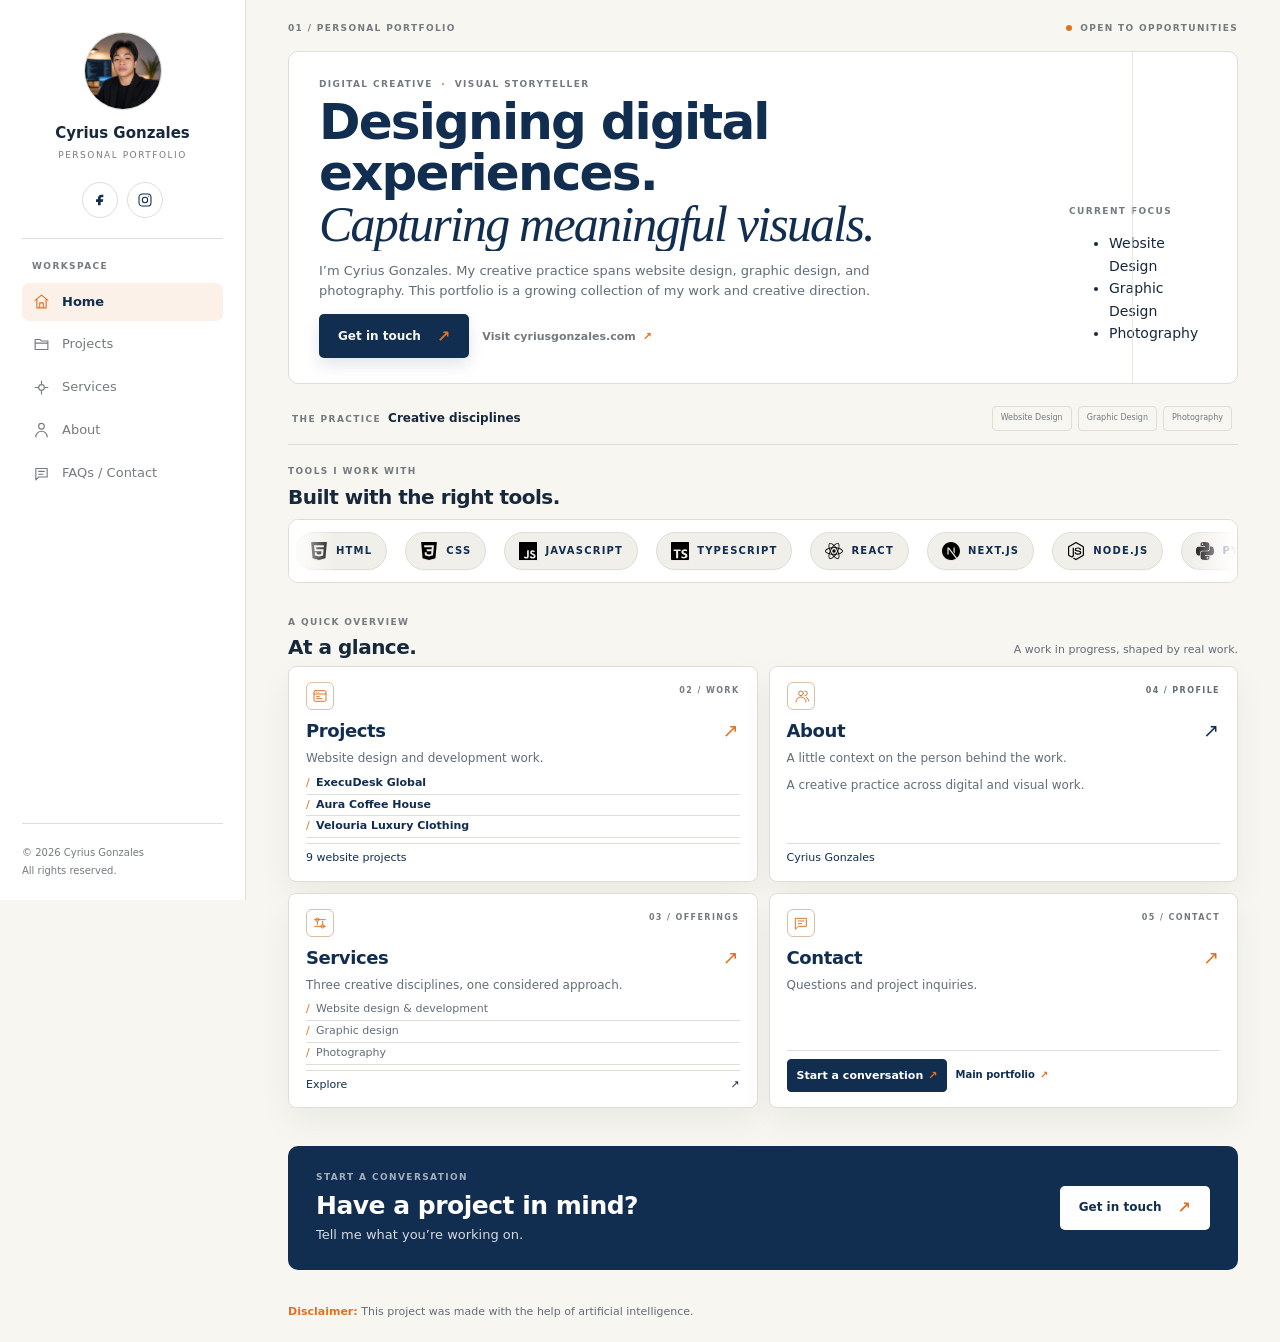
<file: index.html>
﻿<!doctype html>
<html lang="en">
<head>
  <meta charset="utf-8">
  <meta name="viewport" content="width=device-width, initial-scale=1"><link rel="icon" type="image/svg+xml" href="assets/profile/favicon-dev.svg">
  <meta name="description" content="The personal portfolio of Cyrius Gonzales, working across website design, graphic design, and photography.">
  <meta name="theme-color" content="#f7f6f0">
  <title>Cyrius Gonzales | Website Design, Graphic Design & Photography</title>
  <link rel="stylesheet" href="css/style.css">
  <link rel="stylesheet" href="css/home.css">
  <script src="js/data.js" defer></script>
  <script src="js/main.js" defer></script>
  <script src="js/projects.js" defer></script>
</head>
<body>
  <a class="skip-link" href="#main-content">Skip to content</a>
  <header class="mobile-header">
    <a class="mobile-brand" href="index.html" aria-label="Cyrius Gonzales home"><span class="brand-mark">CG</span><span>Cyrius Gonzales<small>Personal portfolio</small></span></a>
    
  </header>
  <nav class="mobile-nav" aria-label="Main navigation"><a href="index.html">Home</a><a href="projects.html">Projects</a><a href="services.html">Services</a><a href="about.html">About</a><a href="contact.html">FAQs / Contact</a></nav>
  <div class="app-shell">
    <aside class="sidebar" aria-label="Portfolio sidebar">
      <a class="profile-block" href="index.html" aria-label="Cyrius Gonzales home">
        <span class="profile-photo"><img src="assets/profile/profile%20picture.png" alt="Portrait of Cyrius Gonzales"><span class="profile-fallback" aria-hidden="true">CG</span></span>
        <span class="profile-name">Cyrius Gonzales</span><span class="profile-handle">PERSONAL PORTFOLIO</span>
      </a>
      <div class="sidebar-social" aria-label="Social links">
        <a class="icon-button" href="https://www.facebook.com/cygonzales.mcgi" target="_blank" rel="noopener noreferrer" aria-label="Facebook profile" title="Facebook"><svg viewBox="0 0 24 24" aria-hidden="true"><path d="M14 8h3V4h-3c-3 0-5 2-5 5v2H6v4h3v5h4v-5h3l1-4h-4V9c0-.7.3-1 1-1Z"></path></svg></a>
        
        <a class="icon-button" href="https://www.instagram.com/cy.sundayy/" target="_blank" rel="noopener noreferrer" aria-label="Instagram profile" title="Instagram"><svg viewBox="0 0 24 24" aria-hidden="true"><rect x="3" y="3" width="18" height="18" rx="5"></rect><circle cx="12" cy="12" r="4"></circle><path d="M17.5 6.5h.01"></path></svg></a>
        
      </div>
      <div class="sidebar-rule"></div>
      <p class="nav-caption">WORKSPACE</p>
      <nav class="sidebar-nav" aria-label="Main navigation"><a href="index.html" data-page="home"><span class="nav-symbol">⌂</span>Home</a><a href="projects.html" data-page="projects"><span class="nav-symbol">▤</span>Projects</a><a href="services.html" data-page="services"><span class="nav-symbol">◈</span>Services</a><a href="about.html" data-page="about"><span class="nav-symbol">◉</span>About</a><a href="contact.html" data-page="contact"><span class="nav-symbol">↗</span>FAQs / Contact</a></nav>
      <div class="sidebar-footer"><span>© <span data-current-year></span> Cyrius Gonzales</span><span>All rights reserved.</span></div>
    </aside>
    <main id="main-content" class="main-content">
      <div class="page-wrap home-page">
        <header class="page-topline"><span>01 / PERSONAL PORTFOLIO</span><span class="availability"><i></i> OPEN TO OPPORTUNITIES</span></header>
        <section class="home-hero" aria-labelledby="home-title">
          <div class="hero-copy"><p class="eyebrow">DIGITAL CREATIVE <span>·</span> VISUAL STORYTELLER</p><h1 id="home-title">Designing digital experiences.<br><em>Capturing meaningful visuals.</em></h1><p class="hero-description">I’m Cyrius Gonzales. My creative practice spans website design, graphic design, and photography. This portfolio is a growing collection of my work and creative direction.</p><a class="button button-primary" href="contact.html">Get in touch <span aria-hidden="true">↗</span></a><a class="home-external-link" href="https://cyriusgonzales.com/" target="_blank" rel="noopener noreferrer">Visit cyriusgonzales.com <span aria-hidden="true">↗</span></a></div>
          <div class="hero-meta" aria-label="Current focus"><p class="eyebrow">CURRENT FOCUS</p><ul><li>Website Design</li><li>Graphic Design</li><li>Photography</li></ul></div>
          <div class="hero-index" aria-label="Three creative disciplines"><span>01 <b>WEB</b></span><span>02 <b>GRAPHIC</b></span><span>03 <b>PHOTO</b></span><div class="hero-index-line"></div><small>THREE WAYS TO SEE</small></div>
        </section>
        <section class="tools-strip" aria-label="Creative disciplines"><div><span class="eyebrow">THE PRACTICE</span><strong>Creative disciplines</strong></div><div class="tool-list"><span>Website Design</span><span>Graphic Design</span><span>Photography</span></div></section>
        <section class="tool-marquee-section" aria-labelledby="tool-marquee-title"><div class="section-heading marquee-heading"><div><p class="eyebrow">TOOLS I WORK WITH</p><h2 id="tool-marquee-title">Built with the right tools.</h2></div></div><div class="tool-marquee" aria-label="Tool list"><div class="tool-marquee-track" data-tool-marquee-track></div></div></section>
        <section class="section-block home-overview" aria-labelledby="overview-title"><div class="section-heading"><div><p class="eyebrow">A QUICK OVERVIEW</p><h2 id="overview-title">At a glance.</h2></div><span class="section-note">A work in progress, shaped by real work.</span></div>
          <div class="dashboard-grid">
            <article class="dashboard-card projects-card"><svg class="dashboard-icon" viewBox="0 0 24 24" aria-hidden="true"><rect x="3" y="4" width="18" height="16" rx="2"></rect><path d="M3 9h18M7 6.5h.01M10 6.5h.01M7 13h4m-4 3h8"></path></svg><span class="card-kicker">02 / WORK</span><div class="card-title-row"><h3><a href="projects.html">Projects</a></h3><a class="card-arrow" href="projects.html" aria-label="View all projects">↗</a></div><p>Website design and development work.</p><ol class="home-project-list" data-home-project-list aria-label="Featured websites"></ol><a class="card-bottom" data-home-project-count href="projects.html">Project details coming soon</a></article>
            <a class="dashboard-card about-card" href="about.html"><svg class="dashboard-icon" viewBox="0 0 24 24" aria-hidden="true"><circle cx="12" cy="8" r="3.5"></circle><path d="M4.5 21a7.5 7.5 0 0 1 15 0M18 4.5a3.5 3.5 0 0 1 0 7m2 2.5a6 6 0 0 1 3.5 5.5"></path></svg><span class="card-kicker">04 / PROFILE</span><div class="card-title-row"><h3>About</h3><span class="card-arrow" aria-hidden="true">↗</span></div><p>A little context on the person behind the work.</p><span class="home-card-detail">A creative practice across digital and visual work.</span><span class="card-bottom">Cyrius Gonzales</span></a>
            <a class="dashboard-card services-card" href="services.html"><svg class="dashboard-icon" viewBox="0 0 24 24" aria-hidden="true"><path d="M4 7h16M4 17h16"></path><circle cx="8" cy="7" r="2.5"></circle><circle cx="16" cy="17" r="2.5"></circle><path d="M8 9.5v5M16 9.5v5"></path></svg><span class="card-kicker">03 / OFFERINGS</span><div class="card-title-row"><h3>Services</h3><span class="card-arrow" aria-hidden="true">↗</span></div><p>Three creative disciplines, one considered approach.</p><ul class="home-service-list"><li>Website design &amp; development</li><li>Graphic design</li><li>Photography</li></ul><span class="card-bottom">Explore <span aria-hidden="true">↗</span></span></a>
            <article class="dashboard-card feedback-card"><svg class="dashboard-icon" viewBox="0 0 24 24" aria-hidden="true"><path d="M4 5h16v12H8l-4 4zM8 9h8m-8 4h5"></path></svg><span class="card-kicker">05 / CONTACT</span><div class="card-title-row"><h3>Contact</h3><a class="card-arrow" href="contact.html" aria-label="Go to contact">↗</a></div><p>Questions and project inquiries.</p><div class="home-contact-actions"><a href="contact.html">Start a conversation <span aria-hidden="true">↗</span></a><a href="https://cyriusgonzales.com/" target="_blank" rel="noopener noreferrer">Main portfolio <span aria-hidden="true">↗</span></a></div></article>
          </div>
        </section>
        <section class="featured-section" aria-labelledby="featured-title"><div class="section-heading"><div><p class="eyebrow">SELECTED WORK</p><h2 id="featured-title">A few things made.</h2></div><a class="text-link" href="projects.html">All projects <span aria-hidden="true">↗</span></a></div><div class="featured-projects" data-featured-projects><p class="empty-inline">Website projects will appear here once real project details are added.</p></div></section>
        <section class="contact-banner"><div><p class="eyebrow">START A CONVERSATION</p><h2>Have a project in mind?</h2><p>Tell me what you’re working on.</p></div><a class="button button-light" href="contact.html">Get in touch <span aria-hidden="true">↗</span></a></section>
        <p class="home-disclaimer" role="note"><strong>Disclaimer:</strong> This project was made with the help of artificial intelligence.</p>
        <footer class="page-footer"><span>Cyrius Gonzales · Website Design · Graphic Design · Photography</span><span>© <span data-current-year></span> All rights reserved.</span></footer>
      </div>
    </main>
  </div>
</body>
</html>
</file>
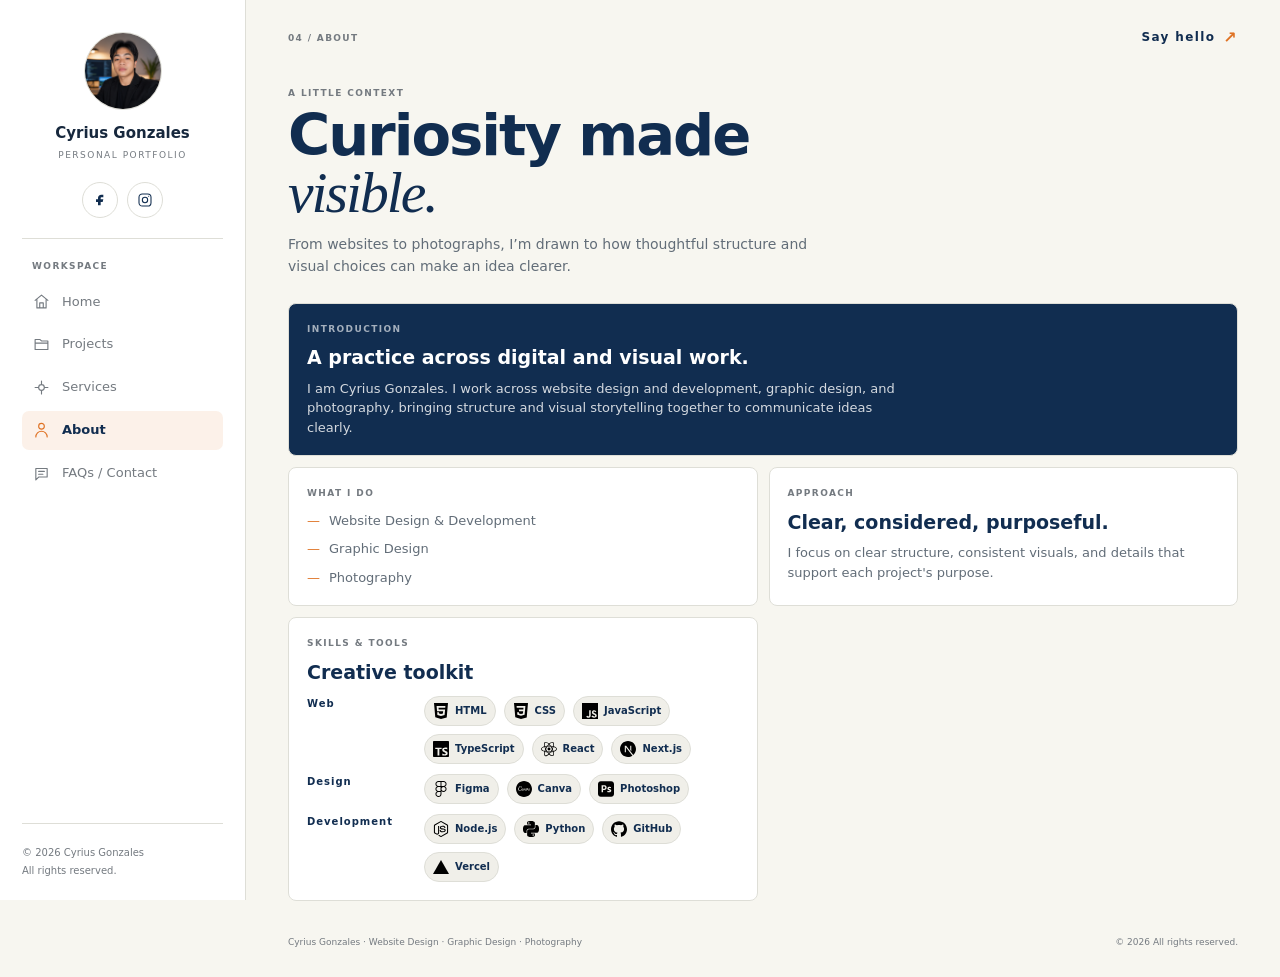
<file: about.html>
﻿<!doctype html>
<html lang="en"><head><meta charset="utf-8"><meta name="viewport" content="width=device-width, initial-scale=1"><link rel="icon" type="image/svg+xml" href="assets/profile/favicon-dev.svg"><meta name="description" content="Learn about Cyrius Gonzales and his creative practice across web design, graphic design, and photography."><meta name="theme-color" content="#f7f6f0"><title>About | Cyrius Gonzales</title><link rel="stylesheet" href="css/style.css"><link rel="stylesheet" href="css/about.css"><script src="js/data.js" defer></script><script src="js/main.js" defer></script></head><body><a class="skip-link" href="#main-content">Skip to content</a><header class="mobile-header"><a class="mobile-brand" href="index.html"><span class="brand-mark">CG</span><span>Cyrius Gonzales<small>Personal portfolio</small></span></a></header><nav class="mobile-nav" aria-label="Main navigation"><a href="index.html">Home</a><a href="projects.html">Projects</a><a href="services.html">Services</a><a href="about.html">About</a><a href="contact.html">FAQs / Contact</a></nav><div class="app-shell"><aside class="sidebar" aria-label="Portfolio sidebar"><a class="profile-block" href="index.html"><span class="profile-photo"><img src="assets/profile/profile%20picture.png" alt="Portrait of Cyrius Gonzales"><span class="profile-fallback" aria-hidden="true">CG</span></span><span class="profile-name">Cyrius Gonzales</span><span class="profile-handle">PERSONAL PORTFOLIO</span></a><div class="sidebar-social" aria-label="Social links"><a class="icon-button" href="https://www.facebook.com/cygonzales.mcgi" target="_blank" rel="noopener noreferrer" aria-label="Facebook profile" title="Facebook"><svg viewBox="0 0 24 24" aria-hidden="true"><path d="M14 8h3V4h-3c-3 0-5 2-5 5v2H6v4h3v5h4v-5h3l1-4h-4V9c0-.7.3-1 1-1Z"></path></svg></a><a class="icon-button" href="https://www.instagram.com/cy.sundayy/" target="_blank" rel="noopener noreferrer" aria-label="Instagram profile" title="Instagram"><svg viewBox="0 0 24 24" aria-hidden="true"><rect x="3" y="3" width="18" height="18" rx="5"></rect><circle cx="12" cy="12" r="4"></circle><path d="M17.5 6.5h.01"></path></svg></a></div><div class="sidebar-rule"></div><p class="nav-caption">WORKSPACE</p><nav class="sidebar-nav" aria-label="Main navigation"><a href="index.html" data-page="home"><span class="nav-symbol">⌂</span>Home</a><a href="projects.html" data-page="projects"><span class="nav-symbol">▤</span>Projects</a><a href="services.html" data-page="services"><span class="nav-symbol">◈</span>Services</a><a href="about.html" data-page="about"><span class="nav-symbol">◉</span>About</a><a href="contact.html" data-page="contact"><span class="nav-symbol">↗</span>FAQs / Contact</a></nav><div class="sidebar-footer"><span>© <span data-current-year></span> Cyrius Gonzales</span><span>All rights reserved.</span></div></aside><main id="main-content" class="main-content"><div class="page-wrap inner-page"><header class="page-topline"><span>05 / ABOUT</span><a class="text-link" href="contact.html">Say hello <span aria-hidden="true">↗</span></a></header><section class="page-intro about-intro"><p class="eyebrow">A LITTLE CONTEXT</p><h1>Curiosity made<br><em>visible.</em></h1><p>I’m Cyrius Gonzales, a creative working across website design, graphic design, and photography. More about my background and approach will be added here.</p></section><section class="about-grid"><article class="about-panel about-wide"><p class="eyebrow">INTRODUCTION</p><h2>A practice across digital and visual work.</h2><p>I am Cyrius Gonzales. I work across website design and development, graphic design, and photography, bringing structure and visual storytelling together to communicate ideas clearly.</p></article><article class="about-panel"><p class="eyebrow">WHAT I DO</p><ul class="clean-list"><li>Website Design &amp; Development</li><li>Graphic Design</li><li>Photography</li></ul></article><article class="about-panel"><p class="eyebrow">APPROACH</p><h2>Clear, considered, purposeful.</h2><p>I focus on clear structure, consistent visuals, and details that support each project's purpose.</p></article><article class="about-panel about-tools"><p class="eyebrow">SKILLS &amp; TOOLS</p><h2>Creative toolkit</h2><dl class="tool-groups" data-about-toolkit></dl></article></section><footer class="page-footer"><span>Cyrius Gonzales · Website Design · Graphic Design · Photography</span><span>© <span data-current-year></span> All rights reserved.</span></footer></div></main></div></body></html>
</file>
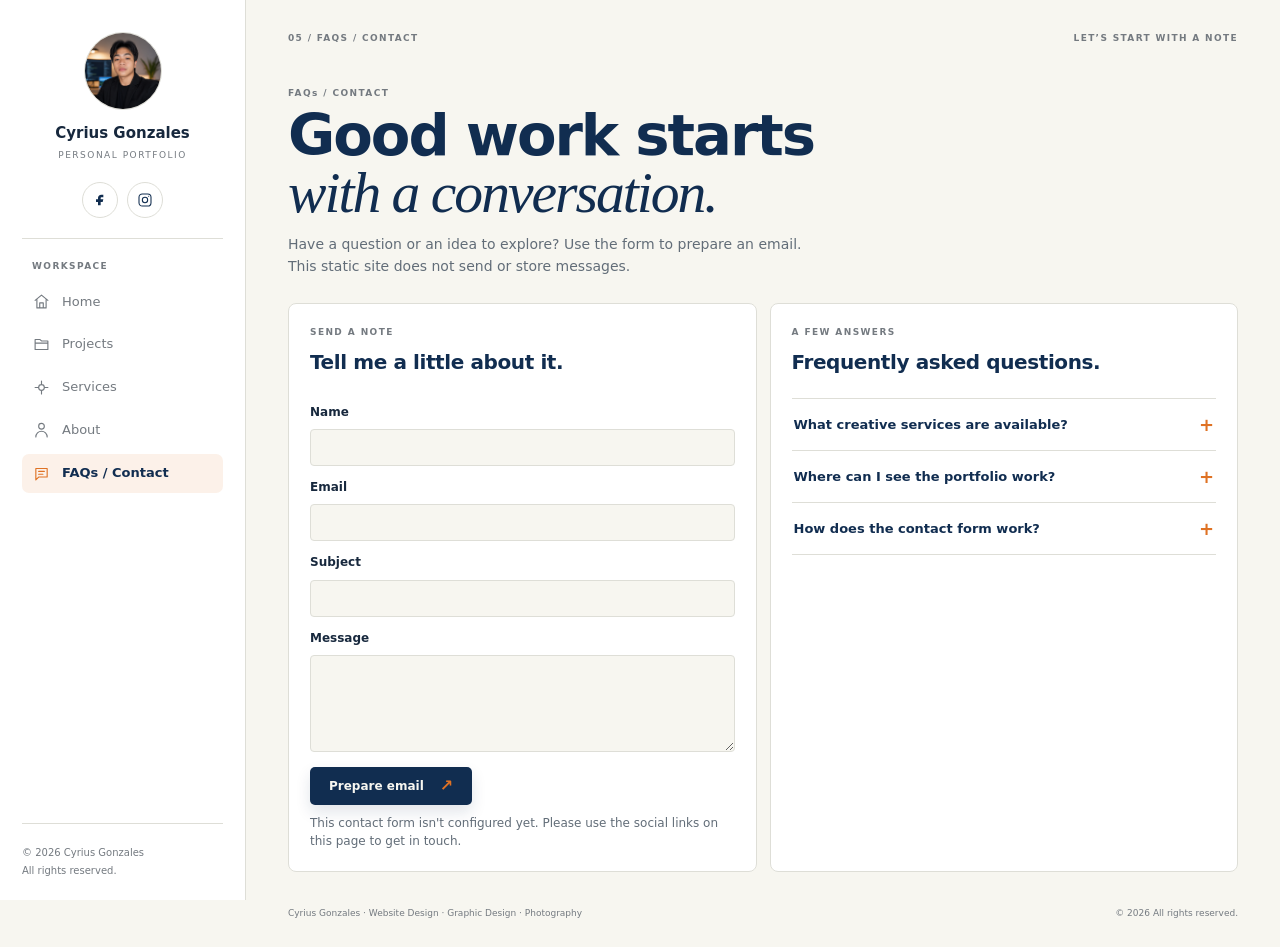
<file: contact.html>
﻿<!doctype html>
<html lang="en"><head><meta charset="utf-8"><meta name="viewport" content="width=device-width, initial-scale=1"><link rel="icon" type="image/svg+xml" href="assets/profile/favicon-dev.svg"><meta name="description" content="Contact Cyrius Gonzales about website design, graphic design, and photography."><meta name="theme-color" content="#f7f6f0"><title>FAQs & Contact | Cyrius Gonzales</title><link rel="stylesheet" href="css/style.css"><link rel="stylesheet" href="css/contact.css"><script src="js/data.js" defer></script><script src="js/main.js" defer></script><script src="js/contact.js" defer></script></head><body><a class="skip-link" href="#main-content">Skip to content</a><header class="mobile-header"><a class="mobile-brand" href="index.html"><span class="brand-mark">CG</span><span>Cyrius Gonzales<small>Personal portfolio</small></span></a></header><nav class="mobile-nav" aria-label="Main navigation"><a href="index.html">Home</a><a href="projects.html">Projects</a><a href="services.html">Services</a><a href="about.html">About</a><a href="contact.html">FAQs / Contact</a></nav><div class="app-shell"><aside class="sidebar" aria-label="Portfolio sidebar"><a class="profile-block" href="index.html"><span class="profile-photo"><img src="assets/profile/profile%20picture.png" alt="Portrait of Cyrius Gonzales"><span class="profile-fallback" aria-hidden="true">CG</span></span><span class="profile-name">Cyrius Gonzales</span><span class="profile-handle">PERSONAL PORTFOLIO</span></a><div class="sidebar-social" aria-label="Social links"><a class="icon-button" href="https://www.facebook.com/cygonzales.mcgi" target="_blank" rel="noopener noreferrer" aria-label="Facebook profile" title="Facebook"><svg viewBox="0 0 24 24" aria-hidden="true"><path d="M14 8h3V4h-3c-3 0-5 2-5 5v2H6v4h3v5h4v-5h3l1-4h-4V9c0-.7.3-1 1-1Z"></path></svg></a><a class="icon-button" href="https://www.instagram.com/cy.sundayy/" target="_blank" rel="noopener noreferrer" aria-label="Instagram profile" title="Instagram"><svg viewBox="0 0 24 24" aria-hidden="true"><rect x="3" y="3" width="18" height="18" rx="5"></rect><circle cx="12" cy="12" r="4"></circle><path d="M17.5 6.5h.01"></path></svg></a></div><div class="sidebar-rule"></div><p class="nav-caption">WORKSPACE</p><nav class="sidebar-nav" aria-label="Main navigation"><a href="index.html" data-page="home"><span class="nav-symbol">⌂</span>Home</a><a href="projects.html" data-page="projects"><span class="nav-symbol">▤</span>Projects</a><a href="services.html" data-page="services"><span class="nav-symbol">◈</span>Services</a><a href="about.html" data-page="about"><span class="nav-symbol">◉</span>About</a><a href="contact.html" data-page="contact"><span class="nav-symbol">↗</span>FAQs / Contact</a></nav><div class="sidebar-footer"><span>© <span data-current-year></span> Cyrius Gonzales</span><span>All rights reserved.</span></div></aside><main id="main-content" class="main-content"><div class="page-wrap inner-page"><header class="page-topline"><span>06 / CONTACT</span><span class="topline-meta">LET’S START WITH A NOTE</span></header><section class="page-intro"><p class="eyebrow">FAQs / CONTACT</p><h1>Good work starts<br><em>with a conversation.</em></h1><p>Have a question or an idea to explore? Use the form to prepare an email. This static site does not send or store messages.</p></section><div class="contact-layout"><section class="contact-form-panel" aria-labelledby="contact-form-title"><p class="eyebrow">SEND A NOTE</p><h2 id="contact-form-title">Tell me a little about it.</h2><form data-contact-form><label for="contact-name">Name</label><input id="contact-name" name="name" autocomplete="name" required><label for="contact-email">Email</label><input id="contact-email" name="email" type="email" autocomplete="email" required><label for="contact-subject">Subject</label><input id="contact-subject" name="subject" required><label for="contact-message">Message</label><textarea id="contact-message" name="message" rows="5" required></textarea><button class="button button-primary" type="submit">Prepare email <span aria-hidden="true">↗</span></button><p class="form-status" data-form-status role="status" aria-live="polite">[Add your email address in js/data.js to enable email composition.]</p></form></section><section class="faq-panel" aria-labelledby="faq-title"><p class="eyebrow">A FEW ANSWERS</p><h2 id="faq-title">Frequently asked questions.</h2><div class="faq-list" data-faq-list></div></section></div><footer class="page-footer"><span>Cyrius Gonzales · Website Design · Graphic Design · Photography</span><span>© <span data-current-year></span> All rights reserved.</span></footer></div></main></div></body></html>
</file>
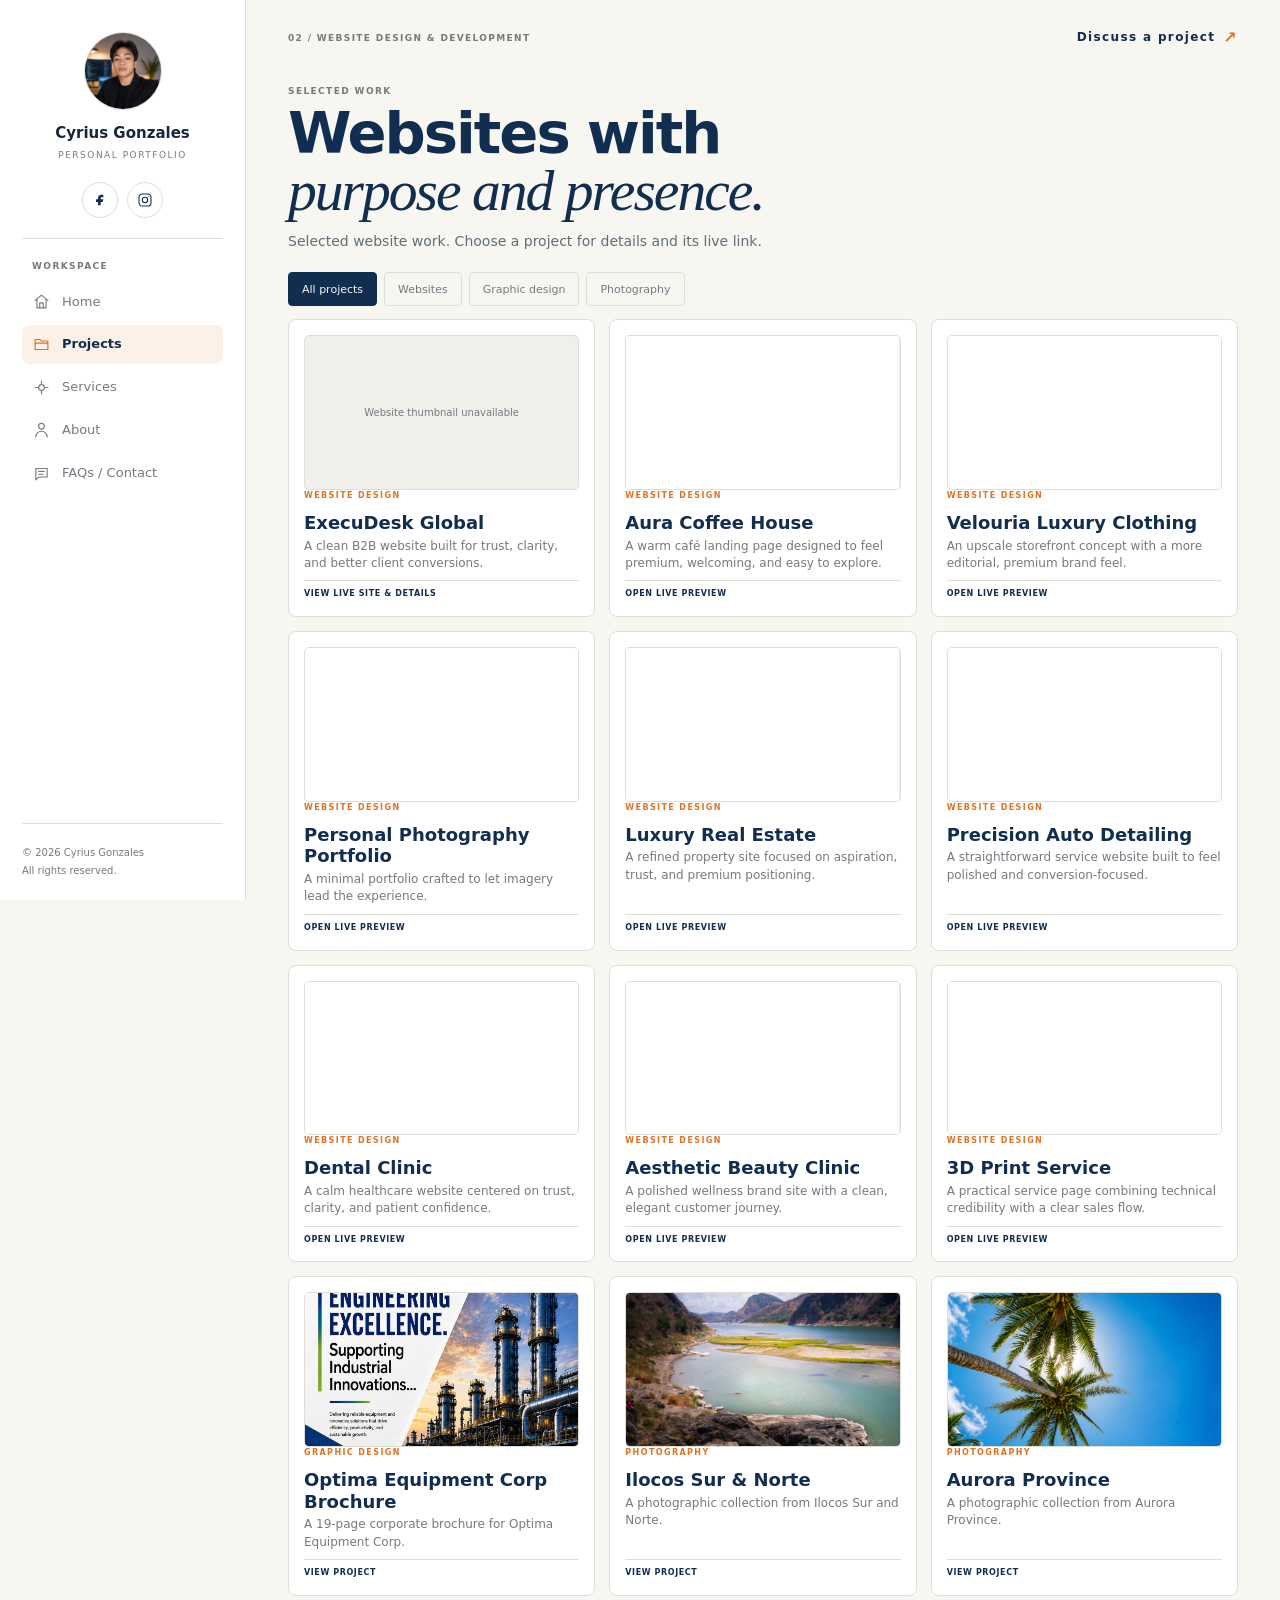
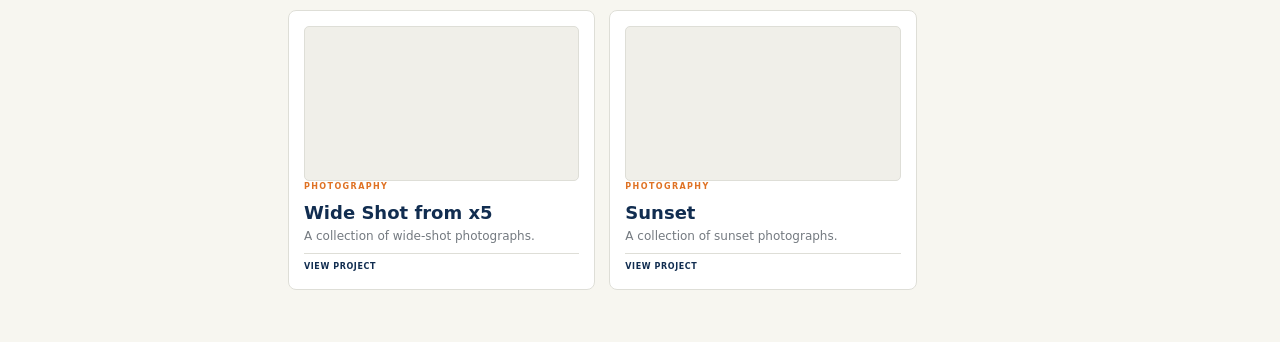
<file: projects.html>
﻿<!doctype html>
<html lang="en"><head><meta charset="utf-8"><meta name="viewport" content="width=device-width, initial-scale=1"><link rel="icon" type="image/svg+xml" href="assets/profile/favicon-dev.svg"><meta name="description" content="Website design and development projects by Cyrius Gonzales."><meta name="theme-color" content="#f7f6f0"><title>Projects | Cyrius Gonzales</title><link rel="stylesheet" href="css/style.css"><link rel="stylesheet" href="css/projects.css"><script src="js/data.js" defer></script><script src="js/main.js" defer></script><script src="js/projects.js" defer></script></head><body><a class="skip-link" href="#main-content">Skip to content</a>
<header class="mobile-header"><a class="mobile-brand" href="index.html"><span class="brand-mark">CG</span><span>Cyrius Gonzales<small>Personal portfolio</small></span></a></header><nav class="mobile-nav" aria-label="Main navigation"><a href="index.html">Home</a><a href="projects.html">Projects</a><a href="services.html">Services</a><a href="about.html">About</a><a href="contact.html">FAQs / Contact</a></nav>
<div class="app-shell"><aside class="sidebar" aria-label="Portfolio sidebar"><a class="profile-block" href="index.html"><span class="profile-photo"><img src="assets/profile/profile%20picture.png" alt="Portrait of Cyrius Gonzales"><span class="profile-fallback" aria-hidden="true">CG</span></span><span class="profile-name">Cyrius Gonzales</span><span class="profile-handle">PERSONAL PORTFOLIO</span></a><div class="sidebar-social" aria-label="Social links"><a class="icon-button" href="https://www.facebook.com/cygonzales.mcgi" target="_blank" rel="noopener noreferrer" aria-label="Facebook profile" title="Facebook"><svg viewBox="0 0 24 24" aria-hidden="true"><path d="M14 8h3V4h-3c-3 0-5 2-5 5v2H6v4h3v5h4v-5h3l1-4h-4V9c0-.7.3-1 1-1Z"></path></svg></a><a class="icon-button" href="https://www.instagram.com/cy.sundayy/" target="_blank" rel="noopener noreferrer" aria-label="Instagram profile" title="Instagram"><svg viewBox="0 0 24 24" aria-hidden="true"><rect x="3" y="3" width="18" height="18" rx="5"></rect><circle cx="12" cy="12" r="4"></circle><path d="M17.5 6.5h.01"></path></svg></a></div><div class="sidebar-rule"></div><p class="nav-caption">WORKSPACE</p><nav class="sidebar-nav" aria-label="Main navigation"><a href="index.html" data-page="home"><span class="nav-symbol">⌂</span>Home</a><a href="projects.html" data-page="projects"><span class="nav-symbol">▤</span>Projects</a><a href="services.html" data-page="services"><span class="nav-symbol">◈</span>Services</a><a href="about.html" data-page="about"><span class="nav-symbol">◉</span>About</a><a href="contact.html" data-page="contact"><span class="nav-symbol">↗</span>FAQs / Contact</a></nav><div class="sidebar-footer"><span>© <span data-current-year></span> Cyrius Gonzales</span><span>All rights reserved.</span></div></aside>
<main id="main-content" class="main-content"><div class="page-wrap inner-page projects-page"><header class="page-topline"><span>01 / WEBSITE DESIGN & DEVELOPMENT</span><a class="text-link" href="contact.html">Discuss a project <span aria-hidden="true">↗</span></a></header><section class="page-intro"><p class="eyebrow">SELECTED WORK</p><h1>Websites with<br><em>purpose and presence.</em></h1><p>Selected website work. Choose a project for details and its live link.</p></section><section class="project-list-section" aria-label="Website projects"><div class="filter-bar" data-project-filters aria-label="Filter projects"></div><div class="project-grid" data-project-grid></div><nav class="project-pagination" data-project-pagination aria-label="Project pages"></nav></section><footer class="page-footer"><span>Cyrius Gonzales · Website Design · Graphic Design · Photography</span><span>© <span data-current-year></span> All rights reserved.</span></footer></div></main></div>
<dialog class="project-dialog" data-project-dialog aria-labelledby="project-dialog-title"><div class="dialog-panel"><button class="dialog-close icon-button" type="button" aria-label="Close project details" data-close-project><span aria-hidden="true">×</span></button><p class="eyebrow">WEBSITE DESIGN</p><p class="dialog-category" data-dialog-category>WEBSITE DESIGN & DEVELOPMENT</p><h2 id="project-dialog-title" data-dialog-title></h2><p class="dialog-description" data-dialog-description></p><a class="button button-primary" data-dialog-link target="_blank" rel="noopener noreferrer">Visit live website <span aria-hidden="true">↗</span></a></div></dialog></body></html>
</file>
<file: css/style.css>
/* Shared palette and layout tokens for every portfolio page. */
:root{color-scheme:light;--color-primary:#112d50;--color-primary-light:#17395f;--color-accent:#df7224;--color-background:#f7f6f0;--color-surface:#fff;--color-surface-soft:#f0efe9;--color-text:#17283d;--color-muted:#747a80;--color-border:#deded7;--color-shadow:0 14px 34px rgba(20,39,58,.055);--sidebar-width:246px;--content-max:1320px;--font-sans:system-ui,-apple-system,BlinkMacSystemFont,"Segoe UI",sans-serif;--font-display:Georgia,"Times New Roman",serif}
*{box-sizing:border-box}html{scroll-behavior:smooth;scroll-padding-top:24px}body{margin:0;background:var(--color-background);color:var(--color-text);font-family:var(--font-sans);font-size:14px;line-height:1.6;min-width:320px}body,button,input,textarea{font-family:var(--font-sans)}body.modal-open{overflow:hidden}a{color:inherit;text-decoration:none}button{color:inherit}img{max-width:100%}button,a,input,textarea{touch-action:manipulation}a:focus-visible,button:focus-visible,input:focus-visible,textarea:focus-visible{outline:3px solid color-mix(in srgb,var(--color-accent) 65%,transparent);outline-offset:3px}.skip-link{position:fixed;top:8px;left:8px;z-index:1000;padding:10px 14px;background:var(--color-primary);color:var(--color-background);border-radius:6px;transform:translateY(-150%)}.skip-link:focus{transform:translateY(0)}
.app-shell{min-height:100vh}.sidebar{position:fixed;inset:0 auto 0 0;z-index:20;width:var(--sidebar-width);padding:32px 22px 20px;background:var(--color-surface);border-right:1px solid var(--color-border);display:flex;flex-direction:column}.profile-block{display:flex;align-items:center;flex-direction:column;text-align:center}.profile-photo{display:grid;place-items:center;position:relative;width:78px;aspect-ratio:1;margin-bottom:14px;border-radius:50%;background:var(--color-surface-soft);overflow:hidden;border:1px solid var(--color-border)}.profile-photo img{width:100%;height:100%;object-fit:cover;position:absolute;inset:0}.profile-photo img.image-missing{display:none}.profile-fallback{font-family:var(--font-display);font-size:25px;color:var(--color-primary)}.profile-name{font-weight:700;font-size:15px;line-height:1.25}.profile-handle{color:var(--color-muted);font-size:9px;letter-spacing:1.5px;margin-top:5px}.sidebar-social{display:flex;justify-content:center;align-items:center;gap:9px;margin:20px 0}.icon-button{display:inline-grid;place-items:center;width:36px;height:36px;flex:0 0 auto;border:1px solid var(--color-border);border-radius:50%;background:var(--color-surface);color:var(--color-primary);cursor:pointer;transition:background .2s,border-color .2s,color .2s,transform .2s}.icon-button:hover{background:var(--color-surface-soft);border-color:var(--color-primary-light);transform:translateY(-1px)}.icon-button svg{width:16px;height:16px;fill:none;stroke:currentColor;stroke-width:1.6;stroke-linecap:round;stroke-linejoin:round}.sidebar-social a:first-child svg path{fill:currentColor;stroke:none}.sidebar-rule{height:1px;background:var(--color-border);margin:0 0 20px}.nav-caption,.eyebrow,.card-kicker{margin:0;color:var(--color-muted);font-size:9px;font-weight:700;letter-spacing:1.4px}.nav-caption{padding-left:10px;margin-bottom:9px}.sidebar-nav{display:grid;gap:4px}.sidebar-nav a{display:flex;align-items:center;gap:12px;padding:9px 10px;border-radius:7px;color:var(--color-muted);font-size:13px;transition:background .18s,color .18s}.sidebar-nav a:hover{background:var(--color-surface-soft);color:var(--color-text)}.sidebar-nav a[aria-current="page"]{background:color-mix(in srgb,var(--color-accent) 10%,var(--color-surface));color:var(--color-primary);font-weight:650}.nav-symbol{display:grid;place-items:center;width:18px;color:var(--color-muted);font-size:16px;line-height:1}.sidebar-nav a[aria-current="page"] .nav-symbol{color:var(--color-accent)}.sidebar-footer{margin-top:auto;padding-top:20px;border-top:1px solid var(--color-border);display:grid;color:var(--color-muted);font-size:10px;line-height:1.8}.main-content{min-height:100vh;margin-left:var(--sidebar-width);padding:0 42px}.page-wrap{width:min(100%,var(--content-max));margin:0 auto;padding:27px 0 20px}.page-topline{display:flex;justify-content:space-between;align-items:center;gap:18px;min-height:28px;color:var(--color-muted);font-size:9px;font-weight:700;letter-spacing:1.35px}.availability{display:flex;align-items:center;gap:8px;color:var(--color-muted)}.availability i{width:6px;height:6px;border-radius:50%;background:var(--color-accent)}.page-intro{padding:72px 0 55px;max-width:690px}.page-intro .eyebrow{margin-bottom:15px}.page-intro h1{margin:0;color:var(--color-primary);font-size:clamp(42px,5vw,66px);font-weight:650;letter-spacing:-2px;line-height:1.03}.page-intro h1 em{font-family:var(--font-display);font-weight:400}.page-intro>p:last-child{max-width:540px;margin:22px 0 0;color:var(--color-muted);font-size:15px}.text-link{display:inline-flex;align-items:center;gap:8px;color:var(--color-primary);font-weight:650;font-size:12px}.text-link span{color:var(--color-accent);font-size:16px}.button{display:inline-flex;align-items:center;justify-content:center;gap:16px;min-height:44px;padding:0 18px;border:1px solid transparent;border-radius:5px;font-size:12px;font-weight:650;transition:background .2s,color .2s,transform .2s,box-shadow .2s}.button:hover{transform:translateY(-2px)}.button-primary{background:var(--color-primary);color:var(--color-background);box-shadow:0 7px 15px rgba(17,45,80,.12)}.button-primary:hover{background:var(--color-primary-light)}.button-primary span,.button-light span{color:var(--color-accent);font-size:16px}.button-light{background:var(--color-background);color:var(--color-primary)}.button-light:hover{box-shadow:0 5px 14px rgba(0,0,0,.12)}.section-block{margin-top:44px}.section-heading{display:flex;justify-content:space-between;align-items:end;gap:18px;margin-bottom:20px}.section-heading .eyebrow{margin-bottom:6px}.section-heading h2{margin:0;font-size:22px;letter-spacing:-.5px;line-height:1.2}.section-note{color:var(--color-muted);font-size:11px}.contact-banner{display:flex;justify-content:space-between;align-items:center;gap:24px;margin:50px 0 24px;padding:27px 30px;background:var(--color-primary);color:#fff;border-radius:10px}.contact-banner .eyebrow{color:rgba(255,255,255,.62);margin-bottom:5px}.contact-banner h2{margin:0;font-size:23px;letter-spacing:-.5px;line-height:1.25}.contact-banner p:last-child{margin:4px 0 0;color:rgba(255,255,255,.67);font-size:12px}.page-footer{display:flex;justify-content:space-between;gap:18px;padding:18px 0 5px;color:var(--color-muted);font-size:9px}.mobile-header,.mobile-nav{display:none}.inner-page{min-height:100vh;display:flex;flex-direction:column}.inner-page>.page-footer{margin-top:auto}.filter-bar{display:flex;gap:7px;align-items:center}.filter-button{min-height:34px;padding:0 13px;border:1px solid var(--color-border);border-radius:4px;background:transparent;color:var(--color-muted);font-size:11px;cursor:pointer;transition:all .18s}.filter-button:hover,.filter-button.is-active{border-color:var(--color-primary);background:var(--color-primary);color:var(--color-background)}.empty-inline,.gallery-empty{color:var(--color-muted);font-size:13px}.project-dialog{width:min(540px,calc(100% - 30px));max-width:none;padding:0;border:1px solid var(--color-border);border-radius:10px;background:var(--color-surface);color:var(--color-text);box-shadow:0 24px 80px rgba(0,0,0,.25)}.project-dialog::backdrop{background:rgba(8,18,29,.68);backdrop-filter:blur(3px)}.dialog-panel{position:relative;padding:42px}.dialog-close{position:absolute;top:17px;right:17px;font-size:22px}.dialog-category{margin:20px 0 7px;color:var(--color-accent);font-size:10px;font-weight:700;letter-spacing:1.1px}.dialog-panel h2{margin:0;color:var(--color-primary);font-size:32px;line-height:1.15}.dialog-description{margin:14px 0 24px;color:var(--color-muted);font-size:14px}.dialog-panel [hidden]{display:none}.lightbox{position:fixed;inset:0;z-index:100;display:grid;place-items:center;padding:28px;visibility:hidden;opacity:0;transition:opacity .2s,visibility .2s}.lightbox.is-open{visibility:visible;opacity:1}.lightbox-backdrop{position:absolute;inset:0;background:rgba(6,14,22,.91)}.lightbox-content{position:relative;z-index:1;display:grid;grid-template-columns:48px minmax(0,1fr) 48px;align-items:center;gap:20px;width:min(1100px,100%);height:min(88vh,800px)}.lightbox-content figure{display:flex;flex-direction:column;align-items:center;justify-content:center;width:100%;height:100%;margin:0;min-width:0;min-height:0}.lightbox-content img{max-width:100%;max-height:calc(100% - 38px);object-fit:contain}.lightbox-content figcaption{min-height:30px;padding-top:8px;color:#fff;text-align:center;font-size:12px}.lightbox-close{position:absolute;top:-14px;right:-14px;z-index:2;width:40px;height:40px;border-color:rgba(255,255,255,.35);background:#142536;color:#fff;font-size:24px}.lightbox-nav{width:42px;height:42px;border:1px solid rgba(255,255,255,.38);border-radius:50%;background:rgba(17,45,80,.75);color:#fff;font-size:28px;cursor:pointer}.lightbox-nav:hover{background:var(--color-accent)}.lightbox-nav:disabled{opacity:.35;cursor:not-allowed}
@media(max-width:1100px) and (min-width:761px){:root{--sidebar-width:212px}.sidebar{padding-inline:17px}.main-content{padding-inline:28px}.page-intro{padding:58px 0 42px}}
@media(max-width:760px){.sidebar{display:none}.mobile-header{position:sticky;top:0;z-index:30;display:flex;align-items:center;justify-content:space-between;gap:12px;padding:10px 18px;background:var(--color-surface);border-bottom:1px solid var(--color-border)}.mobile-brand{display:flex;align-items:center;gap:10px;min-width:0;font-size:12px;font-weight:700;line-height:1.2}.mobile-brand small{display:block;margin-top:4px;color:var(--color-muted);font-size:9px;font-weight:500;letter-spacing:.5px}.brand-mark{display:grid;place-items:center;width:36px;height:36px;border-radius:50%;background:var(--color-primary);color:var(--color-background);font-family:var(--font-display);font-size:14px}.mobile-header .icon-button{width:36px;height:36px}.mobile-nav{position:sticky;top:57px;z-index:29;display:flex;overflow-x:auto;gap:3px;padding:8px 14px;background:var(--color-surface);border-bottom:1px solid var(--color-border);scrollbar-width:none}.mobile-nav::-webkit-scrollbar{display:none}.mobile-nav a{flex:0 0 auto;padding:8px 11px;border-radius:4px;color:var(--color-muted);font-size:11px;white-space:nowrap}.mobile-nav a[aria-current="page"]{background:var(--color-primary);color:var(--color-background)}.main-content{margin-left:0;padding:0 20px}.page-wrap{padding-top:17px}.page-topline{font-size:8px;letter-spacing:1px}.page-intro{padding:49px 0 35px}.page-intro h1{font-size:clamp(39px,10vw,55px);letter-spacing:-1.5px}.page-intro>p:last-child{font-size:14px}.contact-banner{padding:23px 21px}.page-footer{flex-direction:column;gap:4px}.lightbox{padding:16px}.lightbox-content{grid-template-columns:34px minmax(0,1fr) 34px;gap:8px;height:min(82vh,720px)}.lightbox-nav{width:34px;height:34px;font-size:22px}.lightbox-close{top:-11px;right:-5px}.dialog-panel{padding:38px 25px 28px}}
@media(max-width:420px){.main-content{padding-inline:15px}.mobile-nav{padding-inline:9px}.mobile-nav a{padding-inline:9px}.page-topline .text-link{font-size:10px}.contact-banner{align-items:flex-start;flex-direction:column}.contact-banner .button{align-self:flex-start}.section-heading{align-items:flex-start;flex-direction:column}.lightbox-content{grid-template-columns:28px minmax(0,1fr) 28px;gap:5px}.lightbox-nav{width:28px;height:28px;font-size:20px}}
@media(prefers-reduced-motion:reduce){*,*::before,*::after{scroll-behavior:auto!important;animation-duration:.01ms!important;animation-iteration-count:1!important;transition-duration:.01ms!important}}
/* Brief page arrival motion; reduced-motion preference disables it above. */
@keyframes page-enter{from{opacity:0;transform:translateY(7px)}to{opacity:1;transform:translateY(0)}}
.page-wrap{animation:page-enter .45s ease both}
.page-intro h1{font-size:58px}
.hero-copy h1{font-size:54px}
@media(max-width:760px){.page-intro h1{font-size:46px}.hero-copy h1{font-size:47px}}
@media(max-width:420px){.page-intro h1{font-size:39px}.hero-copy h1{font-size:39px}}
.lightbox{transition:opacity .2s,visibility 0s linear .2s}
.lightbox.is-open{transition-delay:0s}
/* Keep each document inside the viewport; mobile navigation remains horizontally swipeable. */
html,body{height:100%;overflow:hidden}
.app-shell{height:100dvh;min-height:0;overflow:hidden}
.sidebar{height:100dvh}
.main-content{height:100dvh;min-height:0;overflow:hidden}
.page-wrap{height:100%;min-height:0;overflow:hidden;padding-top:16px;padding-bottom:12px}
.inner-page>.page-intro{flex:0 0 auto;padding:22px 0 15px}
.inner-page>.page-intro .eyebrow{margin-bottom:8px}
.inner-page>.page-intro h1{font-size:44px}
.inner-page>.page-intro>p:last-child{margin-top:10px;font-size:12px;line-height:1.45}
.inner-page>.page-footer{flex:0 0 auto;padding-top:8px}
.service-row{padding:17px 10px}
.service-row h2{font-size:18px}
.service-row p{margin-top:4px;font-size:11px}
.service-note{margin-top:18px;padding:20px}
.about-grid{gap:8px}
.about-panel{min-height:0;padding:15px}
.about-panel h2{font-size:16px}
.about-panel>p:not(.eyebrow){font-size:11px}
.contact-layout{flex:1;min-height:0;gap:10px}
.contact-form-panel,.faq-panel{padding:16px}
.contact-form-panel h2,.faq-panel h2{margin-bottom:12px;font-size:18px}
.contact-form-panel form{gap:4px}
.contact-form-panel label{margin-top:2px}
.contact-form-panel input{min-height:36px;padding-block:7px}
.contact-form-panel textarea{min-height:78px;padding-block:7px}
.contact-form-panel form .button{min-height:38px;margin-top:3px}
.home-page{display:flex;flex-direction:column;gap:0;padding-top:16px}
.home-page>.page-topline,.home-hero,.tools-strip,.home-page>.section-block,.home-page>.page-footer{flex:0 0 auto}
.home-hero{min-height:0;margin-top:7px;padding:22px 27px}
.hero-copy h1{font-size:42px}
.hero-description{margin:9px 0 12px;font-size:11px;line-height:1.4}
.hero-index{display:none}
.tools-strip{margin:8px 0 12px;padding:9px 4px}
.tools-strip>div:first-child{display:flex;align-items:center;gap:9px}
.tool-list{gap:6px}
.tool-list span{padding:5px 8px;font-size:9px}
.home-page .section-block{display:flex;flex:1 1 auto;flex-direction:column;min-height:0;margin:0}
.home-page .section-heading{flex:0 0 auto;margin-bottom:9px}
.home-page .section-heading h2{font-size:18px}
.home-page .section-note{font-size:9px}
.dashboard-grid{flex:1 1 auto;min-height:0;grid-template-rows:repeat(2,minmax(0,1fr));gap:8px}
.dashboard-card{min-height:0;padding:13px 15px}
.dashboard-card h3{font-size:16px}
.dashboard-card>p{margin:5px 0 8px;font-size:10px}
.card-title-row{margin-top:10px}
.discipline-lines{margin-top:12px}
.discipline-lines span{padding:8px 0;font-size:10px}
.featured-section,.home-page>.contact-banner{display:none}
.project-list-section{display:flex;flex:1 1 auto;flex-direction:column;min-height:0;padding-bottom:0}
.projects-page .page-intro{padding-top:20px;padding-bottom:14px}
.projects-page .page-intro h1{font-size:42px}
.projects-page .page-footer{display:none}
.project-list-section .filter-bar{margin-bottom:8px}
.project-grid{flex:1 1 auto;grid-template-rows:minmax(0,1fr);min-height:0;gap:9px}
.project-card{min-height:0;padding:15px}
.project-card h2{margin-top:18px;font-size:18px}
.project-card p{margin-bottom:10px;font-size:11px;line-height:1.4}
.project-pagination{display:flex;flex:0 0 auto;justify-content:center;align-items:center;gap:6px;padding-top:9px}
.pagination-number,.pagination-arrow{min-height:32px;padding:0 10px;border:1px solid var(--color-border);border-radius:4px;background:var(--color-surface);color:var(--color-primary);font-size:10px;cursor:pointer}
.pagination-number.is-active{border-color:var(--color-primary);background:var(--color-primary);color:var(--color-background)}
.pagination-arrow:disabled{opacity:.4;cursor:default}
.pagination-number[aria-current="page"]{font-weight:700}
.gallery-empty{flex:1;align-content:center;margin:0}
.mobile-header,.mobile-nav{flex-shrink:0}
@media(max-width:760px){
	body{height:100dvh}
	.mobile-header{height:57px;padding-block:8px}
	.mobile-nav{height:51px;padding-block:7px}
	.main-content{height:calc(100dvh - 108px);padding-inline:16px}
	.page-wrap{padding-top:11px;padding-bottom:7px}
	.inner-page>.page-intro{padding:16px 0 11px}
	.inner-page>.page-intro h1{font-size:35px}
	.inner-page>.page-intro>p:last-child{margin-top:7px;font-size:11px}
	.inner-page>.page-footer{display:none}
	.home-page{padding-top:10px}
	.home-hero{padding:14px 16px}
	.hero-copy .eyebrow{margin-bottom:6px;font-size:8px}
	.hero-copy h1{font-size:32px;line-height:1.05}
	.hero-description{margin:6px 0 8px;font-size:10px}
	.home-hero .button{min-height:34px;padding-inline:12px;font-size:10px}
	.tools-strip{margin:5px 0 8px;padding:6px 0}
	.tools-strip>div:first-child{gap:7px}
	.tools-strip strong{font-size:10px}
	.tool-list{max-width:100%}
	.tool-list span{font-size:8px}
	.home-page .section-heading{margin-bottom:6px}
	.home-page .section-heading h2{font-size:15px}
	.home-page .section-note{font-size:8px}
	.dashboard-grid{grid-template-rows:repeat(2,minmax(0,1fr));gap:6px}
	.dashboard-card{padding:8px 10px}
	.dashboard-card .card-kicker{font-size:7px}
	.dashboard-card h3{font-size:13px}
	.dashboard-card>p{margin:3px 0 4px;font-size:9px;line-height:1.25}
	.card-title-row{margin-top:5px}
	.card-bottom{padding-top:6px;font-size:8px}
	.disciplines-card h3{margin-top:7px}
	.discipline-lines{grid-template-columns:1fr 1fr 1fr;gap:6px;margin-top:5px}
	.discipline-lines span{gap:2px;padding:5px 0;font-size:8px}
	.projects-page .page-intro{padding:13px 0 10px}
	.projects-page .page-intro h1{font-size:33px}
	.project-grid{grid-template-columns:1fr;grid-template-rows:repeat(3,minmax(0,1fr));gap:6px}
	.project-card{padding:9px 12px}
	.project-card h2{margin:5px 0 3px;font-size:15px}
	.project-card p{display:-webkit-box;overflow:hidden;-webkit-box-orient:vertical;-webkit-line-clamp:2;margin-bottom:4px;font-size:10px}
	.project-card .project-open{padding-top:4px;font-size:8px}
	.project-pagination{padding-top:6px}
	.pagination-number,.pagination-arrow{min-height:28px;padding-inline:8px;font-size:9px}
	.service-row{grid-template-columns:33px minmax(0,1fr) 30px;gap:6px;padding:11px 2px}
	.service-row h2{font-size:14px}
	.service-row p{font-size:10px;line-height:1.35}
	.service-link{width:28px;height:28px;font-size:14px}
	.service-note{margin-top:11px;padding:13px}
	.service-note h2{font-size:16px}
	.about-grid{grid-template-columns:repeat(2,minmax(0,1fr))}
	.about-panel{padding:10px}
	.about-panel .eyebrow{margin-bottom:6px;font-size:8px}
	.about-panel h2{font-size:13px}
	.about-panel>p:not(.eyebrow),.clean-list{font-size:9px}
	.clean-list{gap:4px}
	.about-wide h2{font-size:16px}
	.contact-layout{grid-template-columns:1fr;gap:7px}
	.contact-form-panel,.faq-panel{padding:11px}
	.contact-form-panel h2,.faq-panel h2{margin-bottom:7px;font-size:15px}
	.contact-form-panel form{grid-template-columns:1fr 1fr;column-gap:8px}
	.contact-form-panel label{font-size:9px}
	.contact-form-panel input{min-height:30px;padding:4px 7px;font-size:11px}
	.contact-form-panel textarea{grid-column:1/-1;min-height:48px;padding:5px 7px;font-size:11px}
	.contact-form-panel label[for="contact-message"]{grid-column:1/-1}
	.contact-form-panel form .button{min-height:30px;font-size:9px}
	.form-status{font-size:8px}
	.faq-question{padding:8px 2px;font-size:10px}
	.gallery-grid{grid-auto-rows:minmax(0,1fr)}
}
@media(max-width:420px){
	.main-content{padding-inline:12px}
	.home-page .section-note{display:none}
	.dashboard-card>p{display:none}
	.dashboard-grid{grid-template-rows:repeat(2,minmax(0,1fr))}
	.project-card h2{font-size:14px}
	.contact-form-panel form{grid-template-columns:1fr 1fr}
	.gallery-grid{grid-template-columns:repeat(2,minmax(0,1fr))}
}
.nav-symbol svg{display:block;width:17px;height:17px;fill:none;stroke:currentColor;stroke-width:1.6;stroke-linecap:round;stroke-linejoin:round}
.mobile-social{display:none}
@media(max-width:760px){.mobile-social{display:flex;flex:0 0 auto;align-items:center;gap:5px}.mobile-social .icon-button{width:30px;height:30px}.mobile-social .icon-button svg{width:14px;height:14px}}
@media(max-width:760px){.app-shell{height:calc(100dvh - 108px);min-height:0}}

/* Let page content set its height so every page can scroll naturally. */
html,body{height:auto;min-height:100%;overflow-x:hidden;overflow-y:auto}
.app-shell{height:auto;min-height:100dvh;overflow:visible}
.main-content{height:auto;min-height:100dvh;overflow:visible}
.page-wrap{height:auto;min-height:0;overflow:visible;padding-top:24px;padding-bottom:22px}
.inner-page{min-height:0}
.inner-page>.page-intro{padding:34px 0 25px}
.inner-page>.page-intro h1{font-size:clamp(46px,4.5vw,58px);line-height:.98}
.inner-page>.page-intro>p:last-child{margin-top:13px;color:#626d78;font-size:14px;line-height:1.55}
.inner-page>.page-footer{margin-top:22px;padding-top:12px}
.contact-banner{margin-top:24px;padding:24px 28px}
.contact-banner h2{font-size:25px}
.contact-banner p:last-child{color:rgba(255,255,255,.82);font-size:13px}
.contact-banner .button-light{background:#fff;color:var(--color-primary)}
@media(max-width:760px){
	.main-content{height:auto;min-height:calc(100dvh - 108px);padding-bottom:20px;overflow:visible}
	.app-shell{height:auto;min-height:calc(100dvh - 108px);overflow:visible}
	.page-wrap{min-height:0;padding-top:14px;padding-bottom:18px}
	.inner-page>.page-intro{padding:24px 0 18px}
	.inner-page>.page-intro h1{font-size:clamp(38px,8vw,48px);line-height:.98}
	.inner-page>.page-intro>p:last-child{display:block;margin-top:10px;font-size:13px;line-height:1.5}
	.inner-page>.page-footer{display:flex;margin-top:20px}
	.contact-banner{align-items:center;flex-direction:row;margin:20px 0 14px;padding:20px 22px}
	.contact-banner h2{font-size:22px}
}
@media(max-width:480px){
	.contact-banner{align-items:flex-start;flex-direction:column;gap:13px;padding:19px}
	.contact-banner .button{align-self:flex-start}
}
@media(max-width:760px){
	.mobile-nav{display:grid;grid-template-columns:repeat(5,minmax(0,1fr));height:auto;min-height:51px;overflow-x:hidden;overflow-y:visible;padding-inline:8px}
	.mobile-nav a{min-width:0;padding-inline:3px;white-space:normal;text-align:center;line-height:1.2;overflow-wrap:anywhere}
}
.brand-mark{overflow:hidden;background-image:url("../assets/profile/profile%20picture.png");background-position:center;background-size:cover;color:transparent;font-size:0}
</file>
<file: css/home.css>
.home-page{padding-top:27px}.home-hero{position:relative;display:flex;align-items:flex-end;justify-content:space-between;gap:30px;min-height:280px;padding:47px 38px 38px;margin-top:19px;overflow:hidden;border:1px solid var(--color-border);border-radius:10px;background:var(--color-surface)}.home-hero::after{content:"";position:absolute;right:11%;top:0;width:1px;height:100%;background:var(--color-border);opacity:.7}.hero-copy{position:relative;z-index:1;max-width:720px}.hero-copy .eyebrow{margin-bottom:15px}.hero-copy .eyebrow span{color:var(--color-accent);padding:0 4px}.hero-copy h1{margin:0;color:var(--color-primary);font-size:clamp(34px,4.3vw,57px);line-height:1.08;letter-spacing:-1.8px;font-weight:650}.hero-copy h1 em{font-family:var(--font-display);font-weight:400}.hero-description{max-width:580px;margin:16px 0 21px;color:var(--color-muted);font-size:13px}.hero-index{position:relative;z-index:1;display:grid;gap:7px;min-width:106px;padding-bottom:4px;color:var(--color-muted);font-size:10px}.hero-index span{display:flex;gap:10px}.hero-index span b{color:var(--color-primary);font-size:9px;letter-spacing:1px}.hero-index-line{width:100%;height:1px;margin:7px 0 3px;background:var(--color-border)}.hero-index small{font-size:8px;letter-spacing:1px}.tools-strip{display:flex;align-items:center;justify-content:space-between;gap:25px;padding:19px 4px;margin:14px 0 37px;border-bottom:1px solid var(--color-border)}.tools-strip>div:first-child{display:grid;gap:3px;white-space:nowrap}.tools-strip strong{font-size:12px}.tool-list{display:flex;align-items:center;gap:9px;overflow-x:auto;max-width:72%;padding:3px 2px;scrollbar-width:thin}.tool-list span{padding:7px 11px;border:1px solid var(--color-border);border-radius:4px;color:var(--color-muted);font-size:10px;white-space:nowrap}.tool-marquee-section{margin:0 0 32px}.marquee-heading{margin-bottom:16px}.tool-marquee{position:relative;overflow:hidden;border:1px solid var(--color-border);border-radius:10px;background:var(--color-surface);padding:12px 0}.tool-marquee::before,.tool-marquee::after{content:"";position:absolute;top:0;bottom:0;width:48px;z-index:1;pointer-events:none}.tool-marquee::before{left:0;background:linear-gradient(90deg,var(--color-surface),transparent)}.tool-marquee::after{right:0;background:linear-gradient(270deg,var(--color-surface),transparent)}.tool-marquee-track{display:flex;width:max-content;gap:18px;will-change:transform;animation:tool-marquee-scroll 18s linear infinite}.tool-marquee-group{display:flex;align-items:center;gap:18px;padding-inline:6px}.tool-marquee-item{display:inline-flex;align-items:center;gap:8px;padding:9px 14px;border:1px solid var(--color-border);border-radius:999px;background:var(--color-surface-soft);color:var(--color-primary);font-size:10px;font-weight:700;letter-spacing:.12em;text-transform:uppercase;white-space:nowrap;box-shadow:0 1px 0 rgba(24,25,34,.02)}.tool-marquee-item img{display:block;width:18px;height:18px;object-fit:contain;filter:drop-shadow(0 1px 0 rgba(0,0,0,.04))}.tool-marquee:hover .tool-marquee-track,.tool-marquee:focus-within .tool-marquee-track{animation-play-state:paused}@keyframes tool-marquee-scroll{from{transform:translateX(0)}to{transform:translateX(-50%)}}@media (prefers-reduced-motion: reduce){.tool-marquee-track{animation:none}.tool-marquee:hover .tool-marquee-track,.tool-marquee:focus-within .tool-marquee-track{animation-play-state:running}}@media (max-width:900px){.tool-marquee{overflow-x:auto;overflow-y:hidden;-webkit-overflow-scrolling:touch;scrollbar-width:thin}.tool-marquee::before,.tool-marquee::after{display:none}.tool-marquee-track{animation:none;transform:none}.tool-marquee:hover .tool-marquee-track,.tool-marquee:focus-within .tool-marquee-track{animation-play-state:running}}.home-page .section-block{margin-top:0}.section-heading .section-note{padding-bottom:3px}.dashboard-grid{display:grid;grid-template-columns:1.15fr .9fr 1fr;grid-template-rows:minmax(165px,auto) minmax(165px,auto);gap:12px}.dashboard-card{display:flex;flex-direction:column;min-width:0;padding:19px 20px;border:1px solid var(--color-border);border-radius:8px;background:var(--color-surface);box-shadow:var(--color-shadow);transition:transform .2s,border-color .2s,box-shadow .2s}.dashboard-card:hover{transform:translateY(-3px);border-color:color-mix(in srgb,var(--color-accent) 45%,var(--color-border));box-shadow:0 17px 35px rgba(20,39,58,.095)}.card-kicker{font-size:8px}.card-title-row{display:flex;align-items:center;justify-content:space-between;gap:10px;margin-top:18px}.dashboard-card h3{margin:0;color:var(--color-primary);font-size:19px;letter-spacing:-.4px;line-height:1.2}.card-arrow{color:var(--color-accent);font-size:20px;line-height:1}.dashboard-card>p{margin:8px 0 14px;color:var(--color-muted);font-size:11px}.card-bottom{display:flex;justify-content:space-between;gap:8px;margin-top:auto;padding-top:12px;border-top:1px solid var(--color-border);color:var(--color-muted);font-size:9px}.projects-card{grid-column:span 1}.about-card{background:var(--color-primary);border-color:var(--color-primary)}.about-card .card-kicker,.about-card>p,.about-card .card-bottom{color:rgba(255,255,255,.62)}.about-card h3,.about-card .card-arrow{color:#fff}.about-card .card-bottom{border-color:rgba(255,255,255,.2)}.disciplines-card{grid-row:span 2;background:var(--color-surface-soft)}.disciplines-card h3{margin-top:18px}.discipline-lines{display:grid;gap:0;margin-top:21px}.discipline-lines span{display:flex;justify-content:space-between;padding:12px 0;border-top:1px solid var(--color-border);font-size:11px}.discipline-lines b{color:var(--color-accent);font-size:9px}.credentials-card{background:color-mix(in srgb,var(--color-accent) 9%,var(--color-surface))}.services-card,.feedback-card{min-height:147px}.featured-section{margin-top:39px}.featured-projects{display:grid;grid-template-columns:repeat(3,minmax(0,1fr));gap:12px}.featured-project-card{padding:18px;border:1px solid var(--color-border);border-radius:7px;background:var(--color-surface);color:var(--color-primary)}.featured-project-card span{display:block;color:var(--color-accent);font-size:8px;font-weight:700;letter-spacing:1px}.featured-project-card h3{margin:14px 0 4px;font-size:16px}.featured-project-card p{margin:0;color:var(--color-muted);font-size:11px}.featured-projects>.empty-inline{grid-column:1/-1;margin:0;padding:19px;border:1px dashed var(--color-border);border-radius:7px}.home-page .contact-banner{margin-top:38px}
@media(max-width:1000px) and (min-width:761px){.dashboard-grid{grid-template-columns:1fr 1fr}.disciplines-card{grid-row:span 1}.hero-index{min-width:90px}.home-hero{padding-inline:28px}.tools-strip{align-items:flex-start;flex-direction:column;gap:11px}.tool-list{max-width:100%}}
@media(max-width:760px){.home-page{padding-top:17px}.home-hero{min-height:0;align-items:flex-start;flex-direction:column;padding:31px 23px 24px;margin-top:13px}.home-hero::after{display:none}.hero-copy h1{font-size:clamp(34px,9vw,48px);letter-spacing:-1.2px}.hero-index{display:flex;flex-wrap:wrap;gap:8px 14px;width:100%;font-size:9px}.hero-index-line,.hero-index small{display:none}.tools-strip{align-items:flex-start;flex-direction:column;gap:10px;margin:12px 0 30px;padding:14px 0}.tool-list{width:100%;max-width:none}.dashboard-grid{grid-template-columns:1fr 1fr;grid-template-rows:auto;gap:9px}.dashboard-card{min-height:158px;padding:16px}.disciplines-card{grid-column:span 2;grid-row:auto;min-height:0}.discipline-lines{grid-template-columns:1fr 1fr 1fr;gap:10px;margin-top:14px}.discipline-lines span{align-items:flex-start;flex-direction:column;gap:6px}.featured-projects{grid-template-columns:1fr 1fr}}
@media(max-width:420px){.dashboard-grid{grid-template-columns:1fr}.disciplines-card{grid-column:auto}.discipline-lines{grid-template-columns:1fr 1fr 1fr}.dashboard-card{min-height:140px}.featured-projects{grid-template-columns:1fr}.hero-copy .eyebrow{font-size:8px}.tools-strip{margin-bottom:25px}}
.home-page{display:flex;flex-direction:column;gap:0;min-height:0;padding-top:10px}
.home-page>.page-topline,.home-hero,.tools-strip,.home-page>.section-block,.home-page>.page-footer{flex:0 0 auto}
.home-page .home-hero{min-height:0;margin-top:7px;padding:14px 16px}
.home-page .hero-copy .eyebrow{margin-bottom:6px}
.home-page .hero-copy h1{font-size:32px;line-height:1.05}
.home-page .hero-description{margin:6px 0 8px;font-size:10px;line-height:1.35}
.home-page .hero-index{display:none}
.home-page .tools-strip{margin:5px 0 8px;padding:6px 0}
.home-page .tools-strip>div:first-child{display:flex;align-items:center;gap:7px}
.home-page .tool-list{max-width:100%;gap:6px}
.home-page .tool-list span{padding:5px 8px;font-size:8px}
.home-page .section-block{display:flex;flex:1 1 auto;flex-direction:column;min-height:0;margin:0}
.home-page .section-heading{flex:0 0 auto;margin-bottom:6px}
.home-page .section-heading h2{font-size:15px}
.home-page .section-note{font-size:8px}
.home-page .dashboard-grid{flex:1 1 auto;min-height:0;grid-template-rows:repeat(2,minmax(0,1fr));gap:6px}
.home-page .dashboard-card{min-height:0;padding:8px 10px}
.home-page .dashboard-card h3{font-size:13px}
.home-page .dashboard-card>p{margin:3px 0 4px;font-size:9px;line-height:1.25}
.home-page .card-title-row{margin-top:5px}
.home-page .card-bottom{padding-top:6px;font-size:8px}
.home-page .featured-section,.home-page>.contact-banner{display:none}
.home-page>.page-footer{display:none}
@keyframes editorial-headline-reveal{from{clip-path:inset(0 0 100% 0);opacity:.45}to{clip-path:inset(0);opacity:1}}
@keyframes editorial-copy-arrive{from{opacity:0;transform:translateY(12px)}to{opacity:1;transform:translateY(0)}}
.home-hero .eyebrow{animation:editorial-copy-arrive .45s ease-out both}
.home-hero h1{animation:editorial-headline-reveal .8s cubic-bezier(.2,.7,.2,1) .06s both}
.home-hero .hero-description{animation:editorial-copy-arrive .5s ease-out .24s both}
.home-hero .button{animation:editorial-copy-arrive .45s ease-out .34s both}
.dashboard-card{animation:editorial-copy-arrive .45s ease-out both}
.dashboard-card:nth-child(2){animation-delay:.05s}.dashboard-card:nth-child(3){animation-delay:.1s}.dashboard-card:nth-child(4){animation-delay:.15s}.dashboard-card:nth-child(5){animation-delay:.2s}.dashboard-card:nth-child(6){animation-delay:.25s}
@media(max-width:760px){.home-page{padding-top:8px}.home-page .hero-copy h1{font-size:31px}.home-page .section-note{display:none}.home-page .dashboard-grid{grid-template-columns:1fr 1fr}.home-page .disciplines-card{grid-column:span 2}.home-page .dashboard-card>p{display:none}}
@media(max-height:700px){.home-page .hero-description,.home-page .tool-list{display:none}.home-page .home-hero{padding-block:9px}}
.home-page .dashboard-grid{grid-template-columns:repeat(2,minmax(0,1fr));grid-template-rows:repeat(2,minmax(0,1fr))}
@media(max-width:420px){.home-page .dashboard-grid{grid-template-columns:repeat(2,minmax(0,1fr));grid-template-rows:repeat(2,minmax(0,1fr))}.home-page .dashboard-card{min-height:0}}
.dashboard-icon{display:block;width:34px;height:34px;margin:0 0 9px;padding:6px;border:1px solid color-mix(in srgb,var(--color-accent) 30%,var(--color-border));border-radius:6px;color:var(--color-accent);fill:none;stroke:currentColor;stroke-width:1.45;stroke-linecap:round;stroke-linejoin:round}
.home-external-link{display:inline-flex;align-items:center;gap:7px;margin-left:13px;color:var(--color-muted);font-size:11px;font-weight:600}
.home-external-link:hover{color:var(--color-accent)}
.home-external-link span{color:var(--color-accent)}
.home-page .dashboard-card{padding:13px 15px}
.home-page .dashboard-icon{width:31px;height:31px;margin-bottom:6px}
@media(max-width:760px){.home-page .dashboard-icon{width:25px;height:25px;margin-bottom:3px;padding:4px}.home-page .dashboard-card{padding:7px 9px}.home-external-link{margin:7px 0 0;font-size:10px}}
@media(max-width:760px){
	.home-page .home-hero{padding:10px 12px}
	.home-page .hero-copy h1{font-size:25px;line-height:1.08}
	.home-page .hero-description{display:none}
	.home-page .home-external-link{display:flex;width:max-content;margin:5px 0 0;font-size:9px}
	.home-page .home-hero .button{min-height:30px;padding-inline:10px}
	.home-page .tools-strip{flex-direction:row;align-items:center;gap:7px;margin:5px 0 8px;padding:5px 0}
	.home-page .tools-strip>div:first-child{display:grid;gap:0;white-space:nowrap}
	.home-page .tools-strip .eyebrow{font-size:7px;letter-spacing:.8px}
	.home-page .tools-strip strong{font-size:8px}
	.home-page .tool-list{flex:1;min-width:0;max-width:none;gap:4px;padding:2px;overflow-x:auto}
	.home-page .tool-list span{padding:4px 6px;font-size:7px}
	.home-page .section-heading{margin-bottom:5px}
	.home-page .section-heading h2{font-size:13px}
	.home-page .dashboard-grid{gap:5px}
	.home-page .dashboard-card{min-width:0;padding:6px 8px}
	.home-page .dashboard-icon{width:21px;height:21px;margin-bottom:2px;padding:3px}
	.home-page .dashboard-card .card-kicker{font-size:6px;letter-spacing:.7px;white-space:nowrap}
	.home-page .dashboard-card h3{font-size:12px}
	.home-page .dashboard-card .card-title-row{margin-top:2px}
	.home-page .dashboard-card .card-bottom{padding-top:3px;font-size:7px;white-space:nowrap}
}
@media(max-width:360px){.home-page .hero-copy h1{font-size:23px}.home-page .dashboard-card .card-bottom{font-size:6px}.home-page .dashboard-icon{width:18px;height:18px;margin-bottom:0;padding:2px}.home-project-list,.home-service-list{gap:1px;margin:2px 0 3px}.home-project-list li,.home-service-list li{padding-bottom:1px;line-height:1.1}.home-page .dashboard-card .card-bottom{padding-top:1px}}
.home-page .dashboard-grid{flex:0 0 auto;grid-template-rows:repeat(2,minmax(0,1fr));align-content:stretch;align-items:stretch}
.home-page .dashboard-card{height:auto}
@media(max-height:700px) and (max-width:760px){.home-page .section-heading{margin-bottom:3px}.home-page .dashboard-card .card-kicker{display:none}.home-page .hero-copy h1{font-size:20px}.home-page .tool-list{display:none}.home-project-list li:nth-child(n+3),.home-service-list li:nth-child(n+3){display:none}.home-card-detail{display:none}}
@media(max-height:800px) and (min-width:761px){.home-page .hero-description,.home-page .section-note{display:none}.home-page .home-hero{padding-block:10px}.home-page .tools-strip{margin-block:4px;padding-block:5px}.home-page .dashboard-card{padding:9px 12px}.home-page .dashboard-icon{width:25px;height:25px;margin-bottom:3px}.home-project-list,.home-service-list{gap:2px;margin:4px 0 5px}.home-project-list li,.home-service-list li{padding-bottom:2px;font-size:9px}.home-card-detail{margin:3px 0 5px;font-size:10px}.home-contact-actions{padding-top:5px}}
.home-project-list,.home-service-list{display:grid;gap:5px;margin:8px 0 9px;padding:0;list-style:none}
.home-project-list li,.home-service-list li{position:relative;padding:0 0 5px 10px;border-bottom:1px solid var(--color-border);color:var(--color-muted);font-size:10px;line-height:1.25}
.home-project-list li::before,.home-service-list li::before{position:absolute;left:0;color:var(--color-accent);content:"/"}
.home-card-detail{display:block;margin:5px 0 8px;color:var(--color-muted);font-size:11px;line-height:1.4}
.home-contact-actions{display:flex;flex-wrap:wrap;gap:7px;margin-top:auto;padding-top:10px;border-top:1px solid var(--color-border)}
.home-contact-actions a{display:inline-flex;align-items:center;gap:5px;color:var(--color-primary);font-size:10px;font-weight:650}
.home-contact-actions a span{color:var(--color-accent)}
@media(max-width:760px){.home-project-list,.home-service-list{gap:3px;margin:4px 0 5px}.home-project-list li,.home-service-list li{padding:0 0 3px 8px;font-size:8px}.home-card-detail{margin:3px 0 5px;font-size:9px}.home-contact-actions{gap:5px;padding-top:5px}.home-contact-actions a{font-size:8px}}

.home-page{min-height:0;padding-top:14px}
.home-page .home-hero{padding:25px 30px;margin-top:9px}
.home-page .hero-copy h1{font-size:clamp(38px,4.2vw,50px);line-height:1.02}
.home-page .hero-description{display:block;margin:11px 0 14px;color:#626d78;font-size:13px;line-height:1.5}
.home-page .tools-strip{margin:9px 0 19px;padding:10px 4px}
.home-page .section-block{flex:0 0 auto}
.home-page .section-heading{margin-bottom:10px}
.home-page .section-heading h2{font-size:20px}
.home-page .dashboard-grid{flex:0 0 auto;grid-template-rows:auto;gap:10px}
.home-page .dashboard-card{min-height:0;padding:15px 17px}
.home-page .dashboard-card h3{font-size:17px}
.home-page .dashboard-card>p{display:block;margin:6px 0 9px;color:#626d78;font-size:12px;line-height:1.45}
.home-page .card-bottom{font-size:10px}
.home-page>.contact-banner{display:flex;flex:0 0 auto}
@media(max-width:760px){
	.home-page{padding-top:10px}
	.home-page .home-hero{padding:19px 18px;margin-top:7px}
	.home-page .hero-copy h1{font-size:clamp(32px,7.5vw,42px);line-height:1.02}
	.home-page .hero-description{display:block;margin:8px 0 11px;font-size:12px;line-height:1.45}
	.home-page .tools-strip{margin:7px 0 15px;padding:8px 0}
	.home-page .section-heading{margin-bottom:8px}
	.home-page .section-heading h2{font-size:18px}
	.home-page .dashboard-grid{gap:8px}
	.home-page .dashboard-card{padding:12px}
	.home-page .dashboard-card h3{font-size:15px}
	.home-page .dashboard-card>p{display:block;font-size:11px;line-height:1.35}
	.home-page .dashboard-card .card-kicker{font-size:8px}
	.home-page .card-bottom{font-size:9px}
}
@media(max-width:420px){
	.home-page .dashboard-grid{grid-template-columns:1fr}
	.home-page .disciplines-card{grid-column:auto}
	.home-page .dashboard-card>p{display:block}
}
@media(max-width:900px) and (prefers-reduced-motion:no-preference){
	.tool-marquee-track{animation:tool-marquee-scroll 18s linear infinite}
	.tool-marquee:hover .tool-marquee-track,.tool-marquee:focus-within .tool-marquee-track{animation-play-state:running}
}
.home-disclaimer{margin:10px 0 0;color:#626d78;font-size:11px;line-height:1.5}
.home-disclaimer strong{color:var(--color-accent);font-weight:700}
@media(max-width:760px){.home-disclaimer{margin-top:8px;font-size:11px}}
.tool-list,.home-page .tool-list{max-width:100%;overflow:visible;flex-wrap:wrap}
@media(max-width:900px){.tool-marquee{overflow-x:hidden;overflow-y:hidden}}
.tool-marquee-track{gap:0}

.home-overview .section-heading{align-items:flex-end;margin-bottom:7px}
.home-overview .section-heading h2{font-size:20px}
.home-overview .section-note{padding-bottom:1px;color:#626d78;font-size:11px;line-height:1.35}
.home-overview .dashboard-grid{grid-template-columns:repeat(2,minmax(0,1fr));grid-template-rows:auto auto;align-items:stretch;align-content:start;gap:11px}
.home-overview .dashboard-card{min-width:0;min-height:0;padding:15px 17px}
.home-overview .dashboard-icon{width:28px;height:28px;margin-bottom:4px;padding:5px}
.home-overview .card-title-row{min-height:28px;margin-top:7px}
.home-overview .dashboard-card h3{font-size:18px;line-height:1.2}
.home-overview .card-arrow{display:grid;place-items:center;width:28px;height:28px;margin-right:-5px;font-size:19px}
.home-overview .card-arrow[href]:hover{color:var(--color-accent)}
.home-overview .dashboard-card>p{margin:5px 0 6px;color:#626d78;font-size:12px;line-height:1.4}
.home-overview .home-project-list,.home-overview .home-service-list{gap:3px;margin:3px 0 5px}
.home-overview .home-project-list li,.home-overview .home-service-list li{padding:0 0 3px 10px;color:#626d78;font-size:11px;line-height:1.35}
.home-overview .home-project-list a{color:var(--color-primary);font-weight:600;text-decoration:underline;text-decoration-color:transparent;text-underline-offset:3px;transition:color .18s,text-decoration-color .18s}
.home-overview .home-project-list a:hover,.home-overview .home-project-list a:focus-visible{color:var(--color-accent);text-decoration-color:currentColor}
.home-overview .card-title-row h3 a{color:inherit}
.home-overview .card-title-row h3 a:hover{text-decoration:underline;text-decoration-color:var(--color-accent);text-underline-offset:3px}
.home-overview .home-card-detail{margin:4px 0 6px;color:#626d78;font-size:12px;line-height:1.4}
.home-overview .card-bottom{display:flex;align-items:center;justify-content:space-between;gap:8px;margin-top:auto;padding-top:7px;color:var(--color-primary);font-size:11px;line-height:1.3}
.home-overview .about-card .card-kicker,.home-overview .about-card>p,.home-overview .about-card .home-card-detail,.home-overview .about-card .card-bottom{color:rgba(255,255,255,.82)}
.home-overview .about-card .card-bottom{border-color:rgba(255,255,255,.28)}
.home-overview .home-contact-actions{align-items:center;gap:8px;margin-top:auto;padding-top:8px}
.home-overview .home-contact-actions a{font-size:10px}
.home-overview .home-contact-actions a:first-child{padding:7px 9px;border:1px solid var(--color-primary);border-radius:4px;background:var(--color-primary);color:#fff;font-size:11px;font-weight:650;transition:background .18s,border-color .18s}
.home-overview .home-contact-actions a:first-child:hover{border-color:var(--color-primary-light);background:var(--color-primary-light)}
@media(max-width:760px){
	.home-overview .section-heading{align-items:flex-start;gap:3px;margin-bottom:7px}
	.home-overview .section-heading h2{font-size:18px}
	.home-overview .section-note{display:block;padding:0;text-align:left;font-size:10px}
	.home-overview .dashboard-grid{gap:8px}
	.home-overview .dashboard-card{padding:13px 12px}
	.home-overview .dashboard-icon{width:26px;height:26px;margin-bottom:3px;padding:4px}
	.home-overview .card-title-row{margin-top:6px}
	.home-overview .dashboard-card h3{font-size:16px}
	.home-overview .dashboard-card>p{font-size:11px}
	.home-overview .home-project-list li,.home-overview .home-service-list li{font-size:10px}
	.home-overview .home-card-detail{font-size:11px}
	.home-overview .card-bottom{font-size:10px}
}
@media(max-width:420px){
	.home-overview .section-heading{flex-direction:column}
	.home-overview .dashboard-grid{grid-template-columns:1fr;grid-template-rows:auto;gap:8px}
	.home-overview .dashboard-card{padding:13px 14px}
	.home-overview .home-contact-actions{flex-wrap:wrap}
}
.home-overview .dashboard-card{position:relative}
.home-overview .dashboard-icon{margin-bottom:0}
.home-overview .card-kicker{position:absolute;top:18px;right:17px}
.home-overview .about-card .card-kicker{color:rgba(255,255,255,.74)}
@media(max-width:760px){.home-overview .card-kicker{top:16px;right:12px}}
@media(max-width:420px){.home-overview .card-kicker{top:16px;right:14px}}
.home-overview .about-card{background:var(--color-surface);border-color:var(--color-border);color:var(--color-text)}
.home-overview .about-card .card-kicker,.home-overview .about-card>p,.home-overview .about-card .home-card-detail{color:#626d78}
.home-overview .about-card h3,.home-overview .about-card .card-arrow,.home-overview .about-card .card-bottom{color:var(--color-primary)}
.home-overview .about-card .card-bottom{border-color:var(--color-border)}
.home-overview .about-card .dashboard-icon{color:var(--color-accent)}
</file>
<file: css/about.css>
.about-intro{padding-bottom:39px}.about-grid{display:grid;grid-template-columns:repeat(2,minmax(0,1fr));gap:11px}.about-panel{min-height:164px;padding:21px;border:1px solid var(--color-border);border-radius:8px;background:var(--color-surface)}.about-panel .eyebrow{margin-bottom:14px}.about-panel h2{margin:0;color:var(--color-primary);font-size:18px;line-height:1.25}.about-panel>p:not(.eyebrow){margin:9px 0 0;color:var(--color-muted);font-size:12px}.about-wide{grid-column:span 2;min-height:143px;background:var(--color-primary);color:#fff}.about-wide .eyebrow{color:rgba(255,255,255,.62)}.about-wide h2{color:#fff;font-size:22px}.about-wide>p:not(.eyebrow){max-width:610px;color:rgba(255,255,255,.7)}.clean-list{display:grid;gap:9px;margin:0;padding:0;list-style:none;color:var(--color-text);font-size:12px}.clean-list li::before{content:"—";margin-right:9px;color:var(--color-accent)}#credentials{scroll-margin-top:20px}
@media(max-width:540px){.about-grid{grid-template-columns:1fr}.about-wide{grid-column:auto}.about-panel{min-height:140px}}
.about-panel{min-height:0;padding:10px}
@media(max-width:540px){.about-grid{grid-template-columns:repeat(2,minmax(0,1fr));gap:7px}.about-wide{grid-column:span 2}.about-panel{min-height:0;padding:9px}.about-panel .eyebrow{margin-bottom:6px;font-size:8px}.about-panel h2{font-size:13px}.about-panel>p:not(.eyebrow),.clean-list{font-size:9px}.clean-list{gap:4px}.about-wide h2{font-size:16px}}
@media(max-height:700px){.about-intro>p:last-child{display:none}.about-intro{padding-bottom:7px}}
.tool-groups{display:grid;gap:10px;margin:12px 0 0}.tool-groups>div{display:grid;grid-template-columns:105px minmax(0,1fr);gap:12px;align-items:start}.tool-groups dt{color:var(--color-primary);font-size:10px;font-weight:700;letter-spacing:1px}.tool-groups dd{display:flex;flex-wrap:wrap;gap:8px;margin:0;color:var(--color-muted);font-size:11px}.tool-badge{display:inline-flex;align-items:center;gap:6px;padding:6px 8px;border:1px solid var(--color-border);border-radius:999px;background:var(--color-surface-soft);color:var(--color-primary);font-size:10px;font-weight:600}.tool-badge img{display:block;width:16px;height:16px;object-fit:contain}.about-panel .tool-note{margin-top:10px;font-size:9px;font-style:italic}
@media(max-width:540px){.tool-groups{gap:5px;margin-top:8px}.tool-groups>div{grid-template-columns:1fr;gap:1px}.tool-groups dt{font-size:8px}.tool-groups dd{font-size:8px;line-height:1.3}.about-panel .tool-note{margin-top:6px;font-size:8px}.tool-badge{padding:5px 7px}.tool-badge img{width:14px;height:14px}}

.about-intro{padding-bottom:24px}
.about-panel{padding:18px}
.about-panel .eyebrow{margin-bottom:10px}
.about-panel h2{font-size:19px}
.about-panel>p:not(.eyebrow),.clean-list{color:#626d78;font-size:13px;line-height:1.5}
.about-wide>p:not(.eyebrow){color:rgba(255,255,255,.82)}
@media(max-width:540px){
	.about-intro{padding-bottom:16px}
	.about-panel{padding:12px}
	.about-panel .eyebrow{font-size:8px}
	.about-panel h2{font-size:15px}
	.about-panel>p:not(.eyebrow),.clean-list{font-size:11px;line-height:1.4}
	.clean-list{gap:6px}
	.about-wide h2{font-size:18px}
}
</file>
<file: css/contact.css>
.contact-layout{display:grid;grid-template-columns:minmax(0,1fr) minmax(0,1fr);gap:15px;align-items:start}.contact-form-panel,.faq-panel{padding:24px;border:1px solid var(--color-border);border-radius:8px;background:var(--color-surface)}.contact-form-panel>.eyebrow,.faq-panel>.eyebrow{margin-bottom:7px}.contact-form-panel h2,.faq-panel h2{margin:0 0 20px;color:var(--color-primary);font-size:21px;letter-spacing:-.4px}.contact-form-panel form{display:grid;grid-template-columns:1fr;gap:7px}.contact-form-panel label{margin-top:5px;color:var(--color-text);font-size:11px;font-weight:650}.contact-form-panel input,.contact-form-panel textarea{width:100%;padding:10px 11px;border:1px solid var(--color-border);border-radius:4px;background:var(--color-background);color:var(--color-text);font-size:13px;resize:vertical}.contact-form-panel input:focus,.contact-form-panel textarea:focus{border-color:var(--color-primary)}.contact-form-panel form .button{justify-self:start;margin-top:8px}.form-status{margin:2px 0 0;color:var(--color-muted);font-size:10px}.faq-list{border-top:1px solid var(--color-border)}.faq-item{border-bottom:1px solid var(--color-border)}.faq-question{display:flex;width:100%;justify-content:space-between;align-items:center;gap:15px;padding:15px 2px;border:0;background:transparent;color:var(--color-primary);text-align:left;font-size:12px;font-weight:650;cursor:pointer}.faq-question span:last-child{color:var(--color-accent);font-size:18px;transition:transform .2s}.faq-question[aria-expanded="true"] span:last-child{transform:rotate(45deg)}.faq-answer{display:grid;grid-template-rows:0fr;transition:grid-template-rows .25s}.faq-answer>div{overflow:hidden}.faq-answer p{margin:0;padding:0 15px 0 2px;color:var(--color-muted);font-size:11px}.faq-item.is-open .faq-answer{grid-template-rows:1fr}.faq-item.is-open .faq-answer p{padding-bottom:15px}.faq-empty{color:var(--color-muted);font-size:12px}
@media(max-width:800px){.contact-layout{grid-template-columns:1fr}}
@media(max-width:480px){.contact-form-panel,.faq-panel{padding:19px}.contact-form-panel h2,.faq-panel h2{font-size:19px}}
@media(max-width:760px){.contact-form-panel,.faq-panel{padding:9px}.contact-form-panel h2,.faq-panel h2{margin-bottom:6px;font-size:14px}.contact-form-panel form{grid-template-columns:repeat(2,minmax(0,1fr));gap:3px 6px}.contact-form-panel label{margin-top:0;font-size:9px}.contact-form-panel input{min-height:28px;padding:3px 6px;font-size:10px}.contact-form-panel textarea{height:42px;min-height:42px;padding:4px 6px;font-size:10px;resize:none}.contact-form-panel form .button{min-height:28px;margin-top:1px;padding-inline:9px;font-size:9px}.form-status{font-size:8px;line-height:1.25}}
@media(min-width:761px) and (max-width:1000px){.contact-layout{grid-template-columns:minmax(0,1.1fr) minmax(0,.9fr);gap:9px}.contact-form-panel,.faq-panel{padding:12px}.contact-form-panel input{min-height:34px}.contact-form-panel textarea{min-height:64px}}
@media(max-height:800px){.inner-page>.page-intro>p:last-child{display:none}.inner-page>.page-intro{padding-bottom:7px}.contact-form-panel,.faq-panel{padding:10px}.contact-form-panel h2,.faq-panel h2{margin-bottom:7px}.contact-form-panel form{gap:3px}.contact-form-panel label{margin-top:1px}.contact-form-panel input{min-height:32px;padding-block:5px}.contact-form-panel textarea{height:60px;min-height:60px;padding-block:5px}}
@media(max-height:700px){.contact-form-panel h2{display:none}.contact-form-panel textarea{height:36px;min-height:36px}.faq-panel,.contact-form-panel{padding:7px}.faq-panel h2{font-size:13px}.form-status{white-space:nowrap;overflow:hidden;text-overflow:ellipsis}}

.contact-layout{align-items:stretch;gap:13px}
.contact-form-panel,.faq-panel{padding:21px}
.contact-form-panel h2,.faq-panel h2{font-size:20px}
.contact-form-panel label{font-size:12px}
.faq-question{font-size:13px}
.faq-answer p,.form-status{color:#626d78;font-size:12px;line-height:1.5}
@media(max-width:760px){
	.contact-layout{gap:11px}
	.contact-form-panel,.faq-panel{padding:15px}
	.contact-form-panel h2,.faq-panel h2{margin-bottom:10px;font-size:17px}
	.contact-form-panel form{gap:6px 8px}
	.contact-form-panel label{font-size:10px}
	.contact-form-panel input{min-height:36px;padding:6px 8px;font-size:12px}
	.contact-form-panel textarea{height:64px;min-height:64px;padding:7px 8px;font-size:12px;resize:vertical}
	.contact-form-panel form .button{min-height:34px;font-size:10px}
	.faq-question{padding:10px 2px;font-size:11px}
	.faq-answer p,.form-status{font-size:10px}
}
</file>
<file: css/projects.css>
.project-list-section{padding-bottom:10px}.project-list-section .filter-bar{margin-bottom:17px}.project-grid{display:grid;grid-template-columns:repeat(3,minmax(0,1fr));gap:13px}.project-card{position:relative;display:flex;flex-direction:column;min-height:225px;padding:20px;border:1px solid var(--color-border);border-radius:8px;background:var(--color-surface);text-align:left;cursor:pointer;transition:transform .2s,border-color .2s,box-shadow .2s}.project-card:hover{transform:translateY(-3px);border-color:color-mix(in srgb,var(--color-accent) 55%,var(--color-border));box-shadow:var(--color-shadow)}.project-card .card-kicker{color:var(--color-accent)}.project-card h2{margin:35px 0 8px;color:var(--color-primary);font-size:21px;line-height:1.2}.project-card p{margin:0 0 18px;color:var(--color-muted);font-size:12px}.project-card .project-open{display:flex;justify-content:space-between;align-items:center;margin-top:auto;padding-top:12px;border-top:1px solid var(--color-border);color:var(--color-primary);font-size:9px;font-weight:700;letter-spacing:.6px}.project-card .project-open span{color:var(--color-accent);font-size:17px}.project-empty{grid-column:1/-1;min-height:174px;display:grid;align-content:center;justify-items:start;padding:25px;border:1px dashed var(--color-border);border-radius:8px}.project-empty h2{margin:0;color:var(--color-primary);font-size:18px}.project-empty p{max-width:440px;margin:8px 0 0;color:var(--color-muted);font-size:12px}.compact-banner{margin-top:44px}
@media(max-width:1000px) and (min-width:761px){.project-grid{grid-template-columns:repeat(2,minmax(0,1fr))}}
@media(max-width:760px){.project-grid{grid-template-columns:repeat(2,minmax(0,1fr))}.project-card{min-height:210px;padding:16px}.project-card h2{font-size:18px}}
@media(max-width:500px){.project-grid{grid-template-columns:1fr}.project-card{min-height:185px}.project-card h2{margin-top:24px}}
/* Projects becomes the single scrollable library; all category items remain visible together. */
html.project-browser,body.project-browser{height:auto;min-height:100%;overflow-x:hidden;overflow-y:auto}
body.project-browser .app-shell{height:auto;min-height:100dvh;overflow:visible}
body.project-browser .main-content{height:auto;min-height:100dvh;overflow:visible;padding-bottom:22px}
body.project-browser .page-wrap{height:auto;min-height:100dvh;overflow:visible}
body.project-browser .page-intro{padding:27px 0 18px}
body.project-browser .page-intro>p:last-child{display:block;margin-top:9px}
body.project-browser .project-list-section{display:block;flex:initial;min-height:0;padding-bottom:18px}
body.project-browser .project-list-section .filter-bar{display:flex;flex-wrap:wrap;gap:7px;margin:0 0 13px}
body.project-browser .project-grid{display:grid;grid-template-columns:repeat(3,minmax(0,1fr));grid-template-rows:auto;grid-auto-rows:auto;gap:12px;min-height:0}
body.project-browser .project-card{display:flex;min-height:0;padding:12px;overflow:hidden}
body.project-browser .project-card h2{margin:9px 0 4px;font-size:16px;line-height:1.2}
body.project-browser .project-card p{display:block;margin:0 0 8px;font-size:10px;line-height:1.35}
body.project-browser .project-card .card-kicker{font-size:8px}
body.project-browser .project-card .project-open{padding-top:7px;font-size:8px}
.website-thumbnail,.image-thumbnail{position:relative;display:block;width:100%;aspect-ratio:16/9;overflow:hidden;border:1px solid var(--color-border);border-radius:5px;background:var(--color-surface-soft)}
.website-thumbnail iframe{position:absolute;top:0;left:0;width:1280px;height:720px;border:0;transform-origin:top left;pointer-events:none;background:#fff}
.website-thumbnail img{display:block;width:100%;height:100%;object-fit:cover}
.image-thumbnail img{display:block;width:100%;height:100%;object-fit:cover}
.image-thumbnail img.contain-image{object-fit:contain;padding:8px}
.project-card-action{display:flex;flex:1 1 auto;flex-direction:column;align-items:stretch;min-width:0;padding:0;border:0;background:transparent;color:var(--color-text);font:inherit;text-align:left;cursor:pointer}
.project-card-action .project-open{margin-top:auto}
.website-preview-trigger{position:absolute;inset:0;width:100%;border:0;background:transparent;cursor:zoom-in}
.website-preview-trigger:focus-visible{outline:3px solid var(--color-accent);outline-offset:-4px}
.image-thumbnail{padding:0;border:1px solid var(--color-border);cursor:zoom-in}
.image-thumbnail:hover img{transform:scale(1.025)}
.thumbnail-placeholder{display:grid;place-items:center;width:100%;height:100%;padding:10px;color:var(--color-muted);font-size:10px;text-align:center}
.project-card--graphic-design .image-thumbnail img.contain-image{object-fit:contain}
.project-pagination{display:none!important}
.project-live-preview{display:block;width:100%;height:min(66dvh,620px);margin:16px 0 12px;border:1px solid var(--color-border);border-radius:6px;background:#fff}
.preview-notice{margin:16px 0 12px;padding:17px;border-left:3px solid var(--color-accent);background:var(--color-surface-soft);color:var(--color-text);font-size:13px}
.preview-notice[hidden]{display:none}
.project-image-viewer{position:relative;display:grid;grid-template-columns:42px minmax(0,1fr) 42px;grid-template-rows:minmax(180px,66dvh) auto;align-items:center;justify-items:center;gap:8px;margin:16px 0 8px}
.project-image-viewer[hidden],.project-live-preview[hidden]{display:none}
.project-image-viewer img{grid-column:2;grid-row:1;width:100%;height:100%;object-fit:contain;background:#101820;border-radius:5px}
.project-image-viewer img.image-missing{display:none}
.project-image-viewer figcaption{grid-column:1/-1;color:var(--color-muted);font-size:11px;text-align:center}
.image-step{display:grid;place-items:center;width:36px;height:36px;border:1px solid var(--color-border);border-radius:50%;background:var(--color-surface);color:var(--color-primary);font-size:24px;cursor:pointer}
.image-step[hidden]{display:none}
.image-step:first-child{grid-column:1;grid-row:1}
.image-step:nth-of-type(2){grid-column:3;grid-row:1}
@media(max-width:1000px){body.project-browser .project-grid{grid-template-columns:repeat(2,minmax(0,1fr))}}
@media(max-width:760px){body.project-browser .main-content{height:auto;min-height:calc(100dvh - 108px);padding:0 16px 18px;overflow:visible}body.project-browser .page-wrap{min-height:calc(100dvh - 108px);padding-top:12px}body.project-browser .page-intro{padding:15px 0 12px}body.project-browser .page-intro h1{font-size:38px}body.project-browser .page-intro>p:last-child{font-size:11px}body.project-browser .project-grid{grid-template-columns:repeat(2,minmax(0,1fr));gap:8px}body.project-browser .project-card{padding:9px}body.project-browser .project-card h2{font-size:14px}body.project-browser .project-card p{font-size:9px}.project-live-preview{height:62dvh}.project-image-viewer{grid-template-columns:30px minmax(0,1fr) 30px;grid-template-rows:minmax(160px,58dvh) auto;gap:5px}.image-step{width:28px;height:28px;font-size:20px}}
@media(max-width:420px){body.project-browser .project-grid{grid-template-columns:1fr}body.project-browser .project-card{display:grid;grid-template-columns:112px minmax(0,1fr);grid-template-rows:auto;column-gap:10px;align-items:stretch}body.project-browser .website-thumbnail,body.project-browser .image-thumbnail{grid-column:1;grid-row:1;align-self:center}body.project-browser .project-card-action{grid-column:2;grid-row:1}body.project-browser .project-card h2{margin-top:4px}.project-live-preview{height:58dvh}}
body.project-browser.modal-open,html.project-browser.modal-open{overflow:hidden}
body.project-browser .project-dialog{width:min(1120px,calc(100% - 36px));max-height:92dvh;overflow:auto}
body.project-browser .project-dialog .dialog-panel{padding:26px}
body.project-browser .project-dialog .dialog-category{margin-top:8px}
@media(max-width:600px){body.project-browser .project-dialog{width:calc(100% - 20px)}body.project-browser .project-dialog .dialog-panel{padding:38px 14px 16px}.project-live-preview{height:56dvh}}
.projects-page .page-intro>p:last-child{margin-top:6px}
@media(max-width:760px){.projects-page .page-intro>p:last-child{display:none}.projects-page .page-intro{padding-top:9px;padding-bottom:8px}.project-list-section{min-height:0}.project-grid{min-height:0}.project-card{min-height:0}.project-card h2{margin-top:5px}}
@keyframes project-card-arrive{from{opacity:0;transform:translateY(10px)}to{opacity:1;transform:translateY(0)}}
body.project-browser .project-card{animation:project-card-arrive .42s cubic-bezier(.2,.7,.2,1) both}
body.project-browser .project-card:nth-child(2){animation-delay:.04s}body.project-browser .project-card:nth-child(3){animation-delay:.08s}body.project-browser .project-card:nth-child(4){animation-delay:.12s}body.project-browser .project-card:nth-child(5){animation-delay:.16s}body.project-browser .project-card:nth-child(6){animation-delay:.2s}body.project-browser .project-card:nth-child(7){animation-delay:.24s}body.project-browser .project-card:nth-child(8){animation-delay:.28s}body.project-browser .project-card:nth-child(9){animation-delay:.32s}

body.project-browser .page-intro{padding:32px 0 20px}
body.project-browser .page-intro h1{font-size:clamp(46px,4.5vw,58px);line-height:.98}
body.project-browser .page-intro>p:last-child{display:block;margin-top:12px;color:#626d78;font-size:14px;line-height:1.5}
body.project-browser .project-list-section{padding-bottom:8px}
body.project-browser .project-grid{gap:14px}
body.project-browser .project-card{padding:15px}
body.project-browser .project-card h2{font-size:18px}
body.project-browser .project-card p{font-size:12px;line-height:1.45}
body.project-browser .project-dialog{overflow-x:hidden;overflow-y:auto}
@media(max-width:760px){
	body.project-browser .page-intro{padding:24px 0 17px}
	body.project-browser .page-intro h1{font-size:clamp(38px,8vw,48px)}
	body.project-browser .page-intro>p:last-child{display:block;font-size:12px}
	body.project-browser .project-grid{gap:10px}
	body.project-browser .project-card{padding:11px}
	body.project-browser .project-card h2{font-size:15px}
	body.project-browser .project-card p{font-size:11px}
}
</file>
